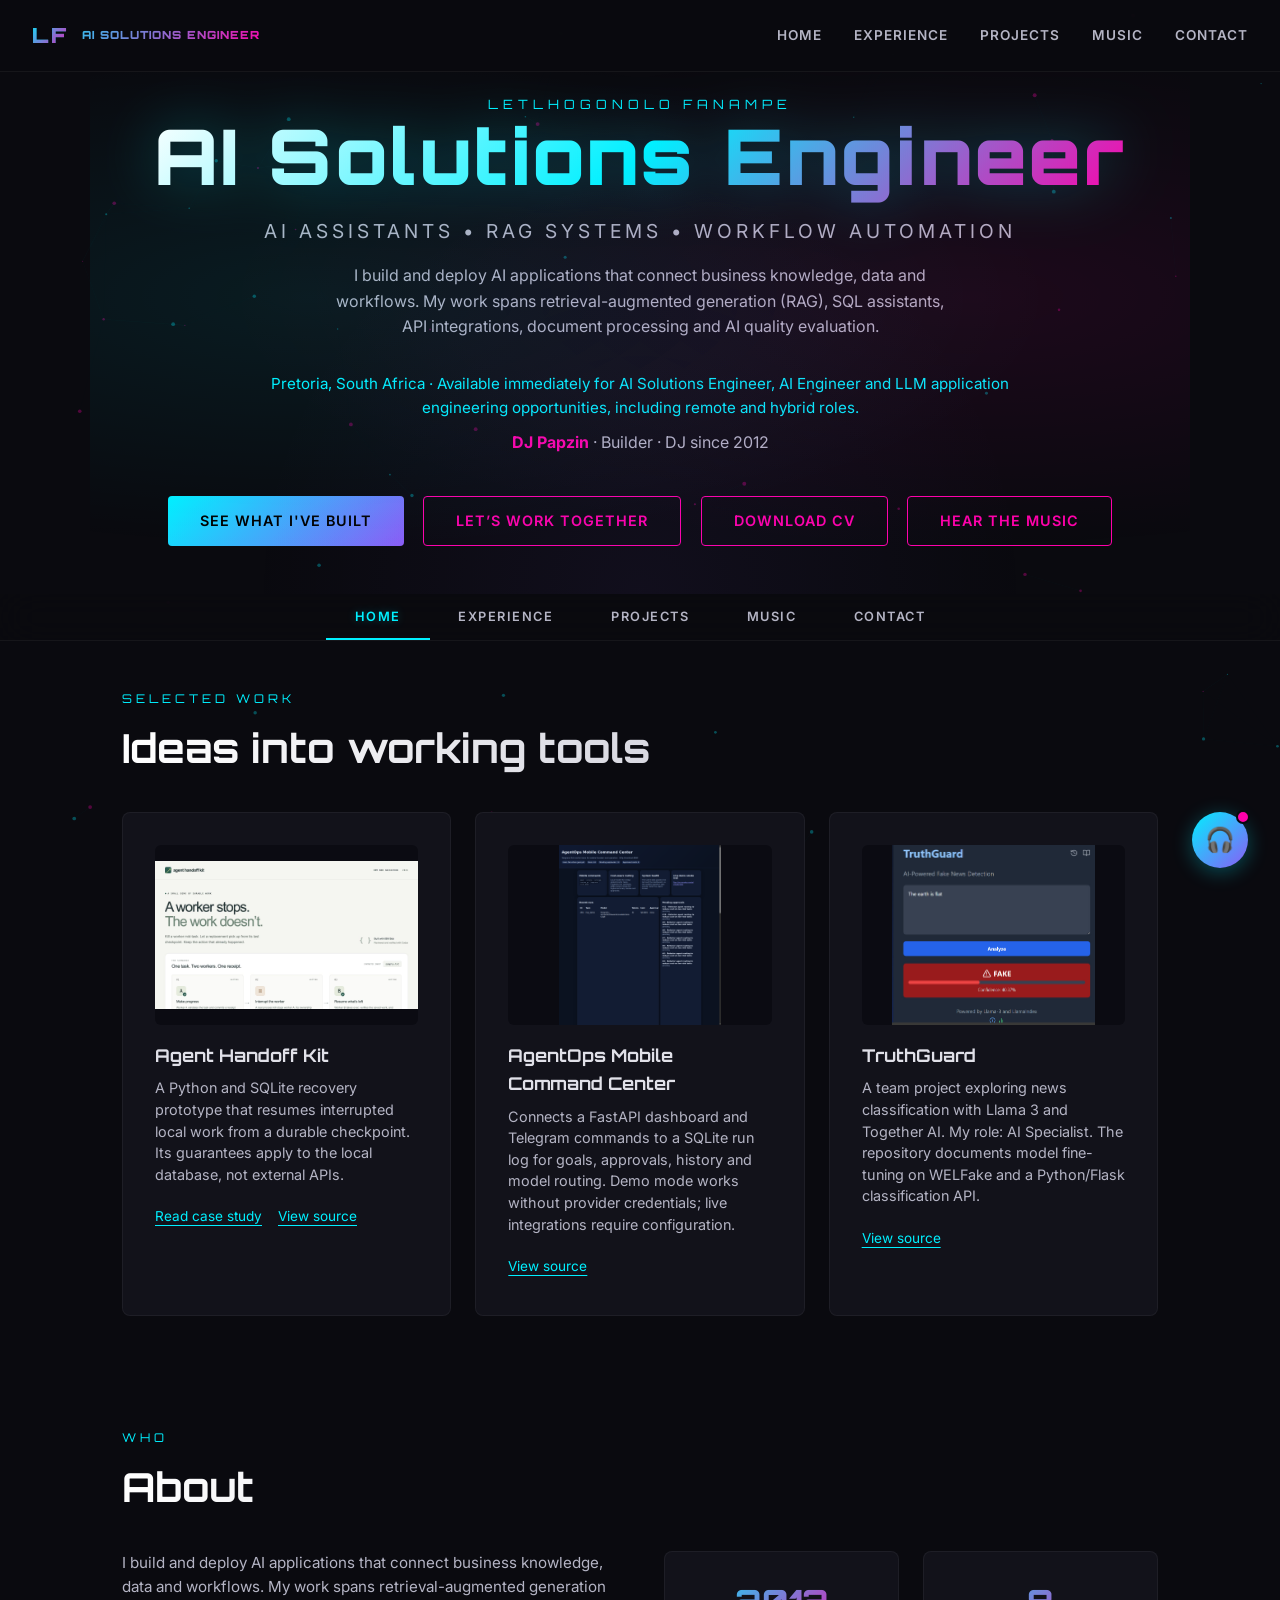
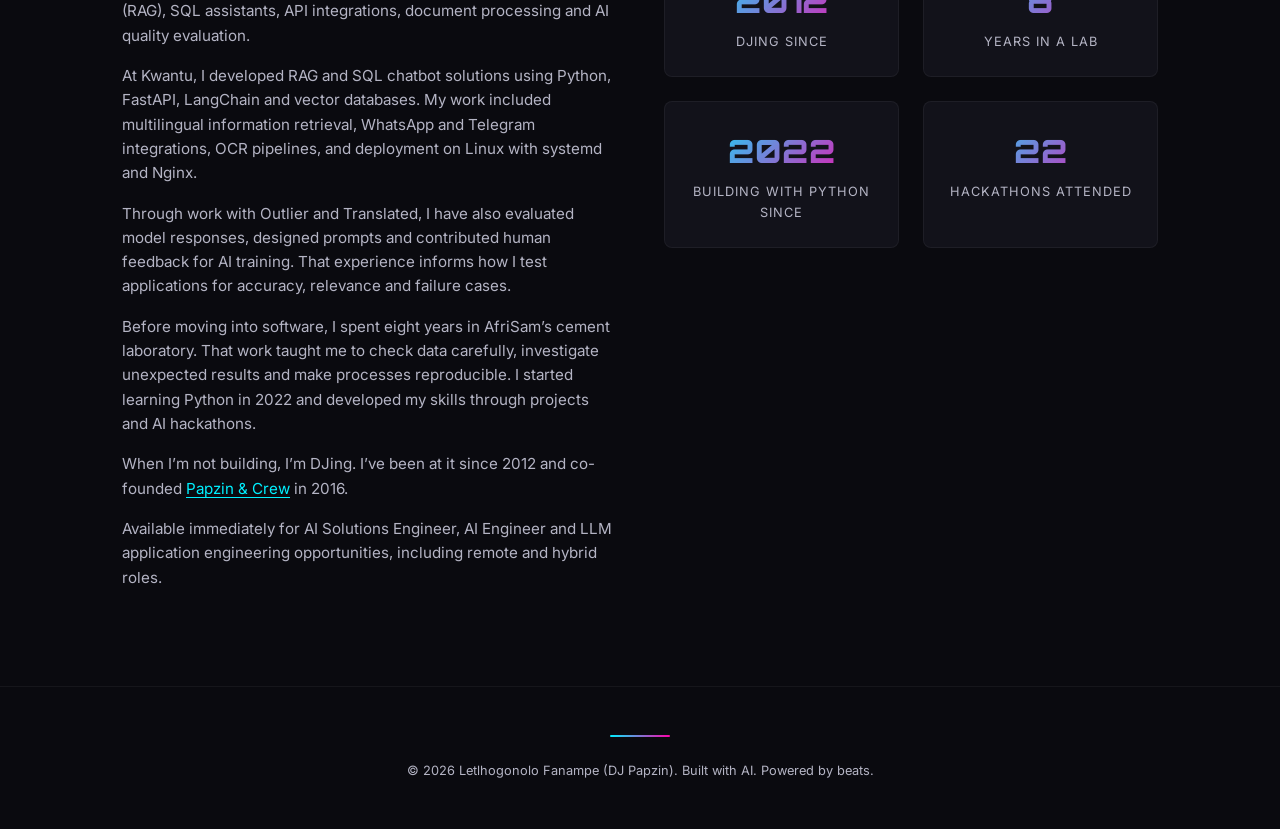
<file: index.html>
<!DOCTYPE html>
<html lang="en">
<head>
<meta charset="UTF-8">
<meta name="viewport" content="width=device-width, initial-scale=1.0">
<!-- profile:metadata:start -->
<title>Letlhogonolo Fanampe — AI Solutions Engineer | DJ Papzin</title>
<meta name="description" content="Letlhogonolo Fanampe, AI Solutions Engineer in Pretoria, South Africa. AI Assistants • RAG Systems • Workflow Automation. Available immediately for AI Solutions Engineer, AI Engineer and LLM application engineering opportunities, including remote and hybrid roles.">
<link rel="canonical" href="https://djpapzin.com/">
<meta property="og:title" content="Letlhogonolo Fanampe — AI Solutions Engineer | DJ Papzin">
<meta property="og:description" content="Letlhogonolo Fanampe, AI Solutions Engineer in Pretoria, South Africa. AI Assistants • RAG Systems • Workflow Automation. Available immediately for AI Solutions Engineer, AI Engineer and LLM application engineering opportunities, including remote and hybrid roles.">
<meta property="og:type" content="website">
<meta property="og:url" content="https://djpapzin.com/">
<script type="application/ld+json">{"@context":"https://schema.org","@type":"Person","name":"Letlhogonolo Fanampe","alternateName":"DJ Papzin","jobTitle":"AI Solutions Engineer","url":"https://djpapzin.com","sameAs":["https://www.linkedin.com/in/djpapzin/","https://github.com/djpapzin"],"knowsAbout":["Retrieval-Augmented Generation (RAG)","LangChain","LLM Fine-Tuning","API Integration","Natural Language Processing (NLP)","Model Evaluation","RLHF","Python","FastAPI","SQL","SQLite","Django","Flask","FAISS","DeepLake","ChromaDB","Docker","Git","Linux","Nginx","systemd","REST APIs","WhatsApp Business API","Telegram","OCR","Detectron2","Tesseract","PaddleOCR","OpenCV","Streamlit","React","TensorFlow","Keras"]}</script>
<!-- profile:metadata:end -->
<style>
@import url('https://fonts.googleapis.com/css2?family=Orbitron:wght@400;700;900&family=Inter:wght@300;400;600&display=swap');

*, *::before, *::after { margin: 0; padding: 0; box-sizing: border-box; }

:root {
  --bg: #0a0a0f;
  --surface: #12121a;
  --neon-cyan: #00f0ff;
  --neon-magenta: #ff00aa;
  --neon-purple: #8b5cf6;
  --text: #e0e0e8;
  --text-dim: #b4b4c4;
  --nav-height: 72px;
  --glow-cyan: 0 0 20px rgba(0, 240, 255, 0.4), 0 0 60px rgba(0, 240, 255, 0.1);
  --glow-magenta: 0 0 20px rgba(255, 0, 170, 0.4), 0 0 60px rgba(255, 0, 170, 0.1);
}

html { scroll-behavior: smooth; }

body {
  background: var(--bg);
  color: var(--text);
  font-family: 'Inter', system-ui, sans-serif;
  overflow-x: hidden;
  line-height: 1.6;
}

.text-link { color: var(--neon-cyan); text-decoration: underline; text-underline-offset: 3px; }
.text-link:hover { color: var(--text); }
.text-link:focus-visible { outline: 2px solid var(--neon-cyan); outline-offset: 3px; }

/* ─── NAV ─── */
nav {
  position: fixed; top: 0; left: 0; right: 0; z-index: 100;
  padding: 0 2rem; height: var(--nav-height);
  display: flex; justify-content: space-between; align-items: center;
  background: rgba(10, 10, 15, 0.85);
  backdrop-filter: blur(20px);
  border-bottom: 1px solid rgba(255,255,255,0.05);
  transition: transform 0.3s;
}
nav .logo {
  font-family: 'Orbitron', monospace;
  font-weight: 900; font-size: 1.3rem;
  background: linear-gradient(135deg, var(--neon-cyan), var(--neon-magenta));
  -webkit-background-clip: text; -webkit-text-fill-color: transparent;
  letter-spacing: 3px;
}
nav .links { display: flex; gap: 2rem; list-style: none; }
nav .links a {
  color: var(--text-dim); text-decoration: none; font-size: 0.85rem;
  letter-spacing: 1px; text-transform: uppercase; font-weight: 600;
  transition: color 0.3s, text-shadow 0.3s;
}
nav .links a:hover { color: var(--neon-cyan); text-shadow: var(--glow-cyan); }
nav .hamburger { min-width: 44px; min-height: 44px; display: none; background: none; border: none; color: var(--text); font-size: 1.5rem; cursor: pointer; }

/* ─── TABS ─── */
.tab-bar {
  position: sticky; top: var(--nav-height); z-index: 90;
  display: flex; justify-content: center; gap: 0;
  background: rgba(10, 10, 15, 0.9);
  backdrop-filter: blur(20px);
  border-bottom: 1px solid rgba(255,255,255,0.05);
  padding: 0 1rem;
}
.tab-btn {
  padding: 0.9rem 1.8rem;
  background: none; border: none; border-bottom: 2px solid transparent;
  color: var(--text-dim); font-family: 'Inter', sans-serif;
  font-size: 0.8rem; font-weight: 600; letter-spacing: 1.5px;
  text-transform: uppercase; cursor: pointer;
  transition: color 0.3s, border-color 0.3s;
}
.tab-btn:hover { color: var(--text); }
.tab-btn.active {
  color: var(--neon-cyan);
  border-bottom-color: var(--neon-cyan);
  text-shadow: 0 0 10px rgba(0,240,255,0.3);
}
.tab-panel { display: none; animation: fadeTab 0.3s ease; }
.tab-panel.active { display: block; }
@keyframes fadeTab { from { opacity: 0; transform: translateY(10px); } to { opacity: 1; transform: translateY(0); } }

/* ─── HERO ─── */
#hero {
  min-height: 50vh; display: flex; flex-direction: column;
  justify-content: center; align-items: center;
  position: relative; overflow: hidden;
  padding: 6rem 2rem 3rem;
}
#hero::before {
  content: ''; position: absolute; inset: 0;
  background:
    radial-gradient(ellipse at 20% 50%, rgba(0, 240, 255, 0.08) 0%, transparent 60%),
    radial-gradient(ellipse at 80% 50%, rgba(255, 0, 170, 0.08) 0%, transparent 60%),
    radial-gradient(ellipse at 50% 100%, rgba(139, 92, 246, 0.06) 0%, transparent 50%);
  pointer-events: none;
}

.hero-title {
  font-family: 'Orbitron', monospace;
  font-size: clamp(2.2rem, 6vw, 5rem);
  font-weight: 900; letter-spacing: 3px;
  text-align: center; position: relative;
  animation: glitch 8s infinite;
  max-width: 1100px; line-height: 1.15; text-wrap: balance;
}
.hero-title .main-text {
  background: linear-gradient(135deg, #fff 0%, var(--neon-cyan) 50%, var(--neon-magenta) 100%);
  -webkit-background-clip: text; -webkit-text-fill-color: transparent;
  filter: drop-shadow(0 0 30px rgba(0, 240, 255, 0.3));
}
@keyframes glitch {
  0%, 95%, 100% { opacity: 1; }
  96% { opacity: 0.8; transform: translate(-2px, 1px); }
  97% { opacity: 0.9; transform: translate(2px, -1px); }
  98% { opacity: 0.85; transform: translate(-1px, -1px); }
  99% { opacity: 0.95; transform: translate(1px, 0); }
}

.hero-name { font: 0.8rem Orbitron, monospace; letter-spacing: 5px; color: var(--neon-cyan); text-transform: uppercase; text-align: center; }
.hero-availability { max-width: 780px; font-size: 0.95rem; margin-top: 1rem; color: var(--neon-cyan); text-align: center; }
.hero-personal { margin-top: 0.6rem; color: var(--text-dim); text-align: center; }
.hero-personal strong { color: var(--neon-magenta); }
.hero-sub {
  font-size: clamp(0.9rem, 2vw, 1.2rem);
  color: var(--text-dim); letter-spacing: 4px;
  text-transform: uppercase; margin-top: 1rem;
  text-align: center;
}

.hero-cta {
  margin-top: 2.5rem; display: flex; gap: 1.2rem; flex-wrap: wrap; justify-content: center;
}
.btn {
  padding: 0.8rem 2rem; border-radius: 4px; font-weight: 600;
  text-decoration: none; font-size: 0.9rem; letter-spacing: 1px;
  text-transform: uppercase; transition: all 0.3s; cursor: pointer;
  border: none; font-family: 'Inter', sans-serif;
}
.btn-primary {
  background: linear-gradient(135deg, var(--neon-cyan), var(--neon-purple));
  color: #000;
}
.btn-primary:hover { box-shadow: var(--glow-cyan); transform: translateY(-2px); }
.btn-outline {
  background: transparent; color: var(--neon-magenta);
  border: 1px solid var(--neon-magenta);
}
.btn-outline:hover { background: rgba(255, 0, 170, 0.1); box-shadow: var(--glow-magenta); transform: translateY(-2px); }

.scroll-indicator {
  position: absolute; bottom: 2rem;
  animation: bounce 2s infinite;
  color: var(--text-dim); font-size: 1.5rem;
}
@keyframes bounce {
  0%, 100% { transform: translateY(0); }
  50% { transform: translateY(10px); }
}

/* ─── VISUALIZER ─── */
#visualizer-section {
  padding: 4rem 2rem 2rem;
  text-align: center;
}
#visualizer-section h2 {
  font-family: 'Orbitron', monospace;
  font-size: 0.9rem; letter-spacing: 4px;
  color: var(--text-dim); text-transform: uppercase;
  margin-bottom: 1.5rem;
}
.viz-container {
  position: relative; width: 100%;
  max-width: 1000px; margin: 0 auto;
  aspect-ratio: 3/1;
}
#visualizer {
  width: 100%; height: 100%;
  border-radius: 8px;
  background: rgba(18, 18, 26, 0.5);
  border: 1px solid rgba(255,255,255,0.05);
}
.audio-controls {
  margin-top: 1.5rem; display: flex; justify-content: center;
  align-items: center; gap: 1rem; flex-wrap: wrap;
}
.audio-controls .btn { padding: 0.6rem 1.5rem; font-size: 0.8rem; }
.audio-controls label {
  cursor: pointer; color: var(--neon-cyan);
  font-size: 0.8rem; letter-spacing: 1px;
  text-transform: uppercase;
  padding: 0.6rem 1.5rem; border-radius: 4px;
  border: 1px solid rgba(0, 240, 255, 0.3);
  transition: all 0.3s;
  font-weight: 600;
}
.audio-controls label:hover { background: rgba(0, 240, 255, 0.1); box-shadow: var(--glow-cyan); }
#audio-upload { display: none; }
#audio-status { color: var(--text-dim); font-size: 0.75rem; margin-top: 0.8rem; }

/* ─── SECTIONS ─── */
section { padding: 5rem 2rem; max-width: 1100px; margin: 0 auto; }
.section-label {
  font-family: 'Orbitron', monospace;
  font-size: 0.75rem; letter-spacing: 4px;
  color: var(--neon-cyan); text-transform: uppercase;
  margin-bottom: 0.5rem;
}
section h2 {
  font-family: 'Orbitron', monospace;
  font-size: clamp(1.8rem, 4vw, 2.5rem);
  font-weight: 700; margin-bottom: 2rem;
  background: linear-gradient(90deg, #fff, var(--text-dim));
  -webkit-background-clip: text; -webkit-text-fill-color: transparent;
}

/* ─── ABOUT ─── */
.about-grid {
  display: grid; grid-template-columns: 1fr 1fr; gap: 3rem;
  align-items: start;
}
.about-text p { color: var(--text-dim); margin-bottom: 1rem; font-size: 0.95rem; }
.about-stats {
  display: grid; grid-template-columns: 1fr 1fr; gap: 1.5rem;
}
.stat-card {
  background: var(--surface); border-radius: 8px; padding: 1.5rem;
  border: 1px solid rgba(255,255,255,0.05);
  text-align: center;
  transition: border-color 0.3s, box-shadow 0.3s;
}
.stat-card:hover { border-color: var(--neon-cyan); box-shadow: 0 0 20px rgba(0,240,255,0.1); }
.stat-card .number {
  font-family: 'Orbitron', monospace;
  font-size: 2rem; font-weight: 900;
  background: linear-gradient(135deg, var(--neon-cyan), var(--neon-magenta));
  -webkit-background-clip: text; -webkit-text-fill-color: transparent;
}
.stat-card .label { color: var(--text-dim); font-size: 0.8rem; margin-top: 0.3rem; text-transform: uppercase; letter-spacing: 1px; }

/* ─── SKILLS ─── */
.skills-grid { display: grid; grid-template-columns: repeat(auto-fit, minmax(240px, 1fr)); gap: 1.5rem; }
.skill-category {
  background: var(--surface); border-radius: 8px; padding: 1.5rem;
  border: 1px solid rgba(255,255,255,0.05);
}
.skill-category h3 {
  font-family: 'Orbitron', monospace;
  font-size: 0.8rem; letter-spacing: 2px;
  color: var(--neon-cyan); margin-bottom: 1rem;
  text-transform: uppercase;
}
.skill-tags { display: flex; flex-wrap: wrap; gap: 0.5rem; }
.skill-tag {
  padding: 0.3rem 0.7rem; border-radius: 3px; font-size: 0.75rem;
  background: rgba(0,240,255,0.08); color: var(--text-dim);
  border: 1px solid rgba(0,240,255,0.15);
}

/* ─── EXPERIENCE ─── */
.timeline { position: relative; padding-left: 2rem; }
.timeline::before {
  content: ''; position: absolute; left: 0; top: 0; bottom: 0;
  width: 2px; background: linear-gradient(180deg, var(--neon-cyan), var(--neon-magenta), transparent);
}
.timeline-item {
  position: relative; margin-bottom: 2.5rem;
  padding-bottom: 2.5rem;
  border-bottom: 1px solid rgba(255,255,255,0.03);
}
.timeline-item:last-child { border-bottom: none; margin-bottom: 0; }
.timeline-item::before {
  content: ''; position: absolute; left: -2rem; top: 0.5rem;
  width: 10px; height: 10px; border-radius: 50%;
  background: var(--neon-cyan); box-shadow: 0 0 10px var(--neon-cyan);
  transform: translateX(-4px);
}
.timeline-item .date {
  font-size: 0.75rem; color: var(--neon-magenta);
  letter-spacing: 1px; text-transform: uppercase;
  margin-bottom: 0.3rem;
}
.timeline-item h3 { font-size: 1.1rem; margin-bottom: 0.2rem; }
.timeline-item .company { color: var(--text-dim); font-size: 0.9rem; margin-bottom: 0.8rem; }
.timeline-item ul { list-style: none; }
.timeline-item li {
  color: var(--text-dim); font-size: 0.9rem; margin-bottom: 0.5rem;
  padding-left: 1rem; position: relative;
}
.timeline-item li::before {
  content: '▸'; position: absolute; left: 0; color: var(--neon-cyan);
}

/* ─── PROJECTS ─── */
.projects-grid { display: grid; grid-template-columns: repeat(auto-fit, minmax(300px, 1fr)); gap: 1.5rem; }
.project-card {
  background: var(--surface); border-radius: 8px; padding: 2rem;
  border: 1px solid rgba(255,255,255,0.05);
  transition: all 0.4s; position: relative; overflow: hidden;
}
.project-card::before {
  content: ''; position: absolute; top: 0; left: 0; right: 0; height: 2px;
  background: linear-gradient(90deg, var(--neon-cyan), var(--neon-magenta));
  transform: scaleX(0); transition: transform 0.4s; transform-origin: left;
}
.project-card:hover { border-color: rgba(0,240,255,0.2); transform: translateY(-4px); }
.project-card:hover::before { transform: scaleX(1); }
.project-card .icon { font-size: 2rem; margin-bottom: 1rem; }
.project-preview { display: block; width: 100%; height: 180px; object-fit: contain; background: #0b0b12; border-radius: 6px; margin-bottom: 1rem; }
.project-links { display: flex; flex-wrap: wrap; gap: 1rem; margin-top: 1rem; }
.project-links a { color: var(--neon-cyan); font-size: 0.85rem; text-underline-offset: 4px; padding: 0.3rem 0; }
.project-outcome { margin-top: 0.7rem; }
.project-card h3 { font-family: 'Orbitron', monospace; font-size: 1.1rem; margin-bottom: 0.5rem; }
.project-card p { color: var(--text-dim); font-size: 0.9rem; line-height: 1.5; }
.project-card .tags { display: flex; flex-wrap: wrap; gap: 0.4rem; margin-top: 1rem; }
.project-card .tag {
  padding: 0.2rem 0.6rem; border-radius: 3px; font-size: 0.65rem;
  text-transform: uppercase; letter-spacing: 1px;
  background: rgba(0,240,255,0.1); color: var(--neon-cyan);
}
.project-card .tag.accent { background: rgba(255,0,170,0.1); color: var(--neon-magenta); }

/* ─── MUSIC ─── */
.music-grid { display: grid; grid-template-columns: repeat(auto-fit, minmax(280px, 1fr)); gap: 1.5rem; }
.music-card {
  background: var(--surface); border-radius: 8px; padding: 1.5rem;
  border: 1px solid rgba(255,255,255,0.05);
  transition: all 0.3s; text-align: center;
}
.music-card:hover { border-color: rgba(255,0,170,0.3); }
.music-card .album-art {
  width: 100%; aspect-ratio: 1; border-radius: 6px; margin-bottom: 1rem;
  background: linear-gradient(135deg, rgba(0,240,255,0.2), rgba(255,0,170,0.2));
  display: flex; align-items: center; justify-content: center;
  font-size: 3rem; position: relative; overflow: hidden;
}
.music-card .album-art::after {
  content: ''; position: absolute; inset: 0;
  background: repeating-linear-gradient(0deg, transparent, transparent 2px, rgba(0,0,0,0.1) 2px, rgba(0,0,0,0.1) 4px);
  pointer-events: none;
}
.music-card h3 { font-size: 1rem; margin-bottom: 0.3rem; }
.music-card .genre { color: var(--text-dim); font-size: 0.8rem; }

/* ─── CONTACT ─── */
#contact { text-align: center; }
#contact p { color: var(--text-dim); max-width: 500px; margin: 0 auto 2rem; font-size: 0.95rem; }
.contact-grid {
  display: flex; justify-content: center; gap: 1.2rem; flex-wrap: wrap;
  margin-bottom: 2rem;
}
.social-link {
  display: flex; align-items: center; gap: 0.5rem;
  padding: 0.7rem 1.5rem; border-radius: 4px;
  background: var(--surface); border: 1px solid rgba(255,255,255,0.05);
  color: var(--text); text-decoration: none; font-size: 0.85rem;
  transition: all 0.3s;
}
.social-link:hover { border-color: var(--neon-cyan); color: var(--neon-cyan); box-shadow: 0 0 15px rgba(0,240,255,0.15); }
.availability {
  display: inline-block; padding: 0.5rem 1.5rem; border-radius: 20px;
  background: rgba(0, 240, 255, 0.1); border: 1px solid rgba(0, 240, 255, 0.3);
  color: var(--neon-cyan); font-size: 0.8rem; letter-spacing: 1px;
}
.availability::before { content: '● '; color: #00ff88; }

/* ─── FOOTER ─── */
footer {
  text-align: center; padding: 3rem 2rem;
  border-top: 1px solid rgba(255,255,255,0.05);
  color: var(--text-dim); font-size: 0.8rem;
}
footer .neon-line {
  width: 60px; height: 2px; margin: 0 auto 1.5rem;
  background: linear-gradient(90deg, var(--neon-cyan), var(--neon-magenta));
  border-radius: 1px;
}

/* ─── RESPONSIVE ─── */
@media (max-width: 768px) {
  nav .links { display: none; }
  nav .hamburger { display: block; }
  nav.open .links {
    display: flex; flex-direction: column;
    position: absolute; top: 100%; left: 0; right: 0;
    background: rgba(10,10,15,0.95); padding: 1.5rem 2rem; gap: 1.2rem;
    backdrop-filter: blur(20px);
  }
  .about-grid { grid-template-columns: 1fr; }
  .hero-title { letter-spacing: 3px; }
  .hero-sub { letter-spacing: 1px; font-size: 0.75rem; }
  #hero p[style*="letter-spacing: 3px"] { letter-spacing: 1px; font-size: 0.7rem; }
  .tab-bar { position: static; display: grid; grid-template-columns: repeat(6, minmax(0, 1fr)); padding: 0 1rem; }
  .tab-btn { grid-column: span 2; min-height: 48px; padding: 0.8rem 0.25rem; font-size: 0.7rem; letter-spacing: 0.5px; }
  .tab-btn:nth-child(4) { grid-column: 2 / span 2; }
  nav { padding: 0 1rem; }
}

/* ─── AI CHATBOT ─── */
.chatbot-toggle {
  position: fixed; bottom: 2rem; right: 2rem; z-index: 200;
  width: 56px; height: 56px; border-radius: 50%;
  background: linear-gradient(135deg, var(--neon-cyan), var(--neon-purple));
  border: none; cursor: pointer; display: flex; align-items: center; justify-content: center;
  font-size: 1.5rem; color: #000; box-shadow: 0 4px 20px rgba(0,240,255,0.3);
  transition: transform 0.3s, box-shadow 0.3s;
}
.chatbot-toggle:hover { transform: scale(1.1); box-shadow: 0 4px 30px rgba(0,240,255,0.5); }
.chatbot-toggle .badge {
  position: absolute; top: -2px; right: -2px;
  width: 14px; height: 14px; border-radius: 50%;
  background: var(--neon-magenta); border: 2px solid var(--bg);
  animation: pulse-badge 2s infinite;
}
@keyframes pulse-badge { 0%,100% { opacity: 1; } 50% { opacity: 0.4; } }

.chatbot-window {
  position: fixed; bottom: 6rem; right: 2rem; z-index: 200;
  width: 380px; max-width: calc(100vw - 2rem);
  height: 500px; max-height: calc(100vh - 8rem);
  background: var(--surface); border-radius: 12px;
  border: 1px solid rgba(255,255,255,0.08);
  box-shadow: 0 10px 40px rgba(0,0,0,0.5);
  display: none; flex-direction: column; overflow: hidden;
}
.chatbot-window.open { display: flex; }
.chatbot-window.minimized {
  height: 62px;
  max-height: 62px;
}
.chatbot-window.minimized .chatbot-messages,
.chatbot-window.minimized .chatbot-suggestions,
.chatbot-window.minimized .chatbot-input {
  display: none;
}

.chatbot-header {
  padding: 1rem 1.2rem; display: flex; align-items: center; gap: 0.8rem;
  border-bottom: 1px solid rgba(255,255,255,0.06);
  background: rgba(0,240,255,0.03);
}
.chatbot-header .avatar {
  width: 32px; height: 32px; border-radius: 50%;
  background: linear-gradient(135deg, var(--neon-cyan), var(--neon-magenta));
  display: flex; align-items: center; justify-content: center; font-size: 0.9rem;
}
.chatbot-header .info { flex: 1; }
.chatbot-header .info h4 { font-size: 0.85rem; margin-bottom: 0.1rem; }
.chatbot-header .info span { font-size: 0.7rem; color: #00ff88; }
.chatbot-header .close-btn {
  background: none; border: none; color: var(--text-dim); cursor: pointer;
  font-size: 1.2rem; transition: color 0.2s;
}
.chatbot-header .min-btn {
  background: none; border: none; color: var(--text-dim); cursor: pointer;
  font-size: 1.2rem; transition: color 0.2s; margin-right: 0.15rem;
}
.chatbot-header .min-btn:hover,
.chatbot-header .close-btn:hover { color: var(--text); }

.chatbot-messages {
  flex: 1; overflow-y: auto; padding: 1rem;
  display: flex; flex-direction: column; gap: 0.8rem;
}
.chatbot-messages::-webkit-scrollbar { width: 4px; }
.chatbot-messages::-webkit-scrollbar-thumb { background: rgba(255,255,255,0.1); border-radius: 2px; }

.msg {
  max-width: 85%; padding: 0.7rem 1rem; border-radius: 12px;
  font-size: 0.85rem; line-height: 1.5;
  animation: msgIn 0.3s ease;
}
@keyframes msgIn { from { opacity: 0; transform: translateY(8px); } to { opacity: 1; transform: translateY(0); } }
.msg.bot {
  align-self: flex-start;
  background: rgba(0,240,255,0.08); border: 1px solid rgba(0,240,255,0.15);
  border-bottom-left-radius: 4px;
}
.msg.user {
  align-self: flex-end;
  background: linear-gradient(135deg, rgba(139,92,246,0.3), rgba(255,0,170,0.2));
  border: 1px solid rgba(139,92,246,0.2);
  border-bottom-right-radius: 4px;
}
.msg .typing { display: inline-flex; gap: 3px; }
.msg .typing span {
  width: 6px; height: 6px; border-radius: 50%;
  background: var(--neon-cyan); animation: typingDot 1.2s infinite;
}
.msg .typing span:nth-child(2) { animation-delay: 0.2s; }
.msg .typing span:nth-child(3) { animation-delay: 0.4s; }
@keyframes typingDot { 0%,60%,100% { opacity: 0.3; } 30% { opacity: 1; } }

.chatbot-suggestions {
  padding: 0.5rem 1rem; display: flex; flex-wrap: wrap; gap: 0.4rem;
  border-top: 1px solid rgba(255,255,255,0.04);
}
.suggestion {
  padding: 0.35rem 0.8rem; border-radius: 16px; font-size: 0.72rem;
  background: rgba(0,240,255,0.08); border: 1px solid rgba(0,240,255,0.2);
  color: var(--neon-cyan); cursor: pointer; transition: all 0.2s;
  white-space: nowrap;
}
.suggestion:hover { background: rgba(0,240,255,0.15); }

.chatbot-input {
  padding: 0.8rem; display: flex; gap: 0.5rem;
  border-top: 1px solid rgba(255,255,255,0.06);
}
.chatbot-input input {
  flex: 1; padding: 0.6rem 1rem; border-radius: 8px;
  border: 1px solid rgba(255,255,255,0.1); background: var(--bg);
  color: var(--text); font-family: 'Inter', sans-serif; font-size: 0.85rem;
  outline: none; transition: border-color 0.2s;
}
.chatbot-input input:focus { border-color: var(--neon-cyan); }
.chatbot-input button {
  padding: 0.6rem 1rem; border-radius: 8px; border: none;
  background: linear-gradient(135deg, var(--neon-cyan), var(--neon-purple));
  color: #000; font-weight: 600; cursor: pointer; font-size: 0.85rem;
  transition: opacity 0.2s;
}
.chatbot-input button:hover { opacity: 0.85; }

@media (max-width: 480px) {
  .chatbot-window { right: 0.5rem; bottom: 5rem; width: calc(100vw - 1rem); height: calc(100vh - 6rem); }
  .chatbot-toggle { right: 1rem; bottom: 1rem; }
}

/* ─── PARTICLES ─── */
#particles { position: fixed; inset: 0; z-index: -1; pointer-events: none; }

/* Readable forms and keyboard navigation */
#contact label { display: block; margin-bottom: 0.4rem; font-size: 0.95rem; font-weight: 600; }
input::placeholder, textarea::placeholder { color: var(--text-dim); opacity: 1; }
:focus-visible { outline: 2px solid var(--neon-cyan); outline-offset: 4px; }
nav .links a { display: inline-flex; align-items: center; min-height: 44px; }
@media (prefers-reduced-motion: reduce) {
  html { scroll-behavior: auto; }
  *, *::before, *::after { animation: none !important; transition: none !important; }
}

.hero-description { max-width: 620px; text-align: center; line-height: 1.6; margin: 1rem auto; color: var(--text-dim); }
#featured-work { padding-top: 3rem; padding-bottom: 2rem; }
.workflow-preview { min-height: 150px; padding: 1.5rem; display: flex; flex-direction: column; justify-content: center; gap: 1rem; background: linear-gradient(135deg, #141b2c, #201329); color: var(--neon-cyan); line-height: 1.8; border-radius: 6px; margin-bottom: 1rem; }
.workflow-preview span { color: var(--text-dim); font-size: .7rem; text-transform: uppercase; letter-spacing: 2px; }
.case-study { margin: 1rem 0; line-height: 1.6; }
.case-study summary { cursor: pointer; color: var(--neon-cyan); }
.project-contact { border: 0; background: none; padding: 0; color: var(--neon-cyan); font: inherit; font-size: .8rem; cursor: pointer; text-decoration: none; }
.project-card .btn { display: inline-block; margin-top: 1rem; font-size: .7rem; }
.msg.bot { overflow-wrap: anywhere; }
.msg.bot p + p { margin-top: .7rem; }
.chat-sources { margin-top: .7rem; border-top: 1px solid #333; padding-top: .5rem; font-size: .75rem; }
.chat-sources a { display: block; color: var(--neon-cyan); margin-top: .4rem; }
.chat-mode { font-size: .75rem; color: var(--text-dim); }
</style>
</head>
<body>

<canvas id="particles"></canvas>

<!-- NAV -->
<nav id="nav">
  <div class="logo" style="display:flex;align-items:center;gap:0.8rem;">
    <span style="font-family:'Orbitron',monospace;font-weight:900;font-size:1.3rem;background:linear-gradient(135deg,var(--neon-cyan),var(--neon-magenta));-webkit-background-clip:text;-webkit-text-fill-color:transparent;letter-spacing:3px;">LF</span>
<!-- profile:nav-role:start -->
<span style="font-size:0.7rem;color:var(--text-dim);letter-spacing:1px;text-transform:uppercase;">AI Solutions Engineer</span>
<!-- profile:nav-role:end -->
  </div>
  <ul class="links" id="main-navigation">
    <li><a href="#" onclick="switchTab('home');return false">Home</a></li>
    <li><a href="#" onclick="switchTab('experience');return false">Experience</a></li>
    <li><a href="#" onclick="switchTab('projects');return false">Projects</a></li>
    <li><a href="#" onclick="switchTab('music');return false">Music</a></li>
    <li><a href="#" onclick="switchTab('contact');return false">Contact</a></li>
  </ul>
  <button class="hamburger" aria-label="Open navigation" aria-controls="main-navigation" aria-expanded="false" onclick="toggleNavigation()">☰</button>
</nav>

<!-- HERO -->
<!-- profile:hero:start -->
<section id="hero">
  <p class="hero-name">Letlhogonolo Fanampe</p>
  <h1 class="hero-title"><span class="main-text">AI Solutions Engineer</span></h1>
  <p class="hero-sub">AI Assistants • RAG Systems • Workflow Automation</p>
  <p class="hero-description">I build and deploy AI applications that connect business knowledge, data and workflows. My work spans retrieval-augmented generation (RAG), SQL assistants, API integrations, document processing and AI quality evaluation.</p>
  <p class="hero-availability">Pretoria, South Africa · Available immediately for AI Solutions Engineer, AI Engineer and LLM application engineering opportunities, including remote and hybrid roles.</p>
  <p class="hero-personal"><strong>DJ Papzin</strong> · Builder · DJ since 2012</p>
  <div class="hero-cta">
    <button class="btn btn-primary" onclick="switchTab('projects')">See what I've built</button>
    <button class="btn btn-outline" onclick="switchTab('contact')">Let’s work together</button>
    <a href="/assets/Letlhogonolo-Fanampe-AI-Solutions-Engineer-CV.pdf" class="btn btn-outline" download>Download CV</a>
    <button class="btn btn-outline" onclick="switchTab('music')">Hear the music</button>
  </div>
</section>
<!-- profile:hero:end -->

<!-- TAB BAR -->
<div class="tab-bar">
  <button class="tab-btn active" data-tab="home">Home</button>
  <button class="tab-btn" data-tab="experience">Experience</button>
  <button class="tab-btn" data-tab="projects">Projects</button>
  <button class="tab-btn" data-tab="music">Music</button>
  <button class="tab-btn" data-tab="contact">Contact</button>
</div>

<!-- TAB: HOME -->
<div class="tab-panel active" id="tab-home">

<!-- profile:featured:start -->
<section id="featured-work"><p class="section-label">Selected work</p><h2>Ideas into working tools</h2><div class="projects-grid"><article class="project-card">
  <img class="project-preview" src="assets/agent-handoff.png" alt="Agent Handoff Kit recovery demo" loading="lazy">
  <h3>Agent Handoff Kit</h3><p>A Python and SQLite recovery prototype that resumes interrupted local work from a durable checkpoint. Its guarantees apply to the local database, not external APIs.</p>

  <div class="project-links"><a href="/case-studies/agent-handoff.html">Read case study</a> <a href="https://github.com/djpapzin/agent-handoff-kit" target="_blank" rel="noopener noreferrer">View source</a></div>

</article>
<article class="project-card">
  <img class="project-preview" src="assets/agentops.png" alt="AgentOps dashboard for agent workflows, model routing and approvals" loading="lazy">
  <h3>AgentOps Mobile Command Center</h3><p>Connects a FastAPI dashboard and Telegram commands to a SQLite run log for goals, approvals, history and model routing. Demo mode works without provider credentials; live integrations require configuration.</p>

  <div class="project-links"><a href="https://github.com/djpapzin/agentops-mobile-command-center" target="_blank" rel="noopener noreferrer">View source</a></div>

</article>
<article class="project-card">
  <img class="project-preview" src="assets/truthguard.jpg" alt="TruthGuard news classification interface" loading="lazy">
  <h3>TruthGuard</h3><p>A team project exploring news classification with Llama 3 and Together AI. My role: AI Specialist. The repository documents model fine-tuning on WELFake and a Python/Flask classification API.</p>

  <div class="project-links"><a href="https://github.com/djpapzin/TruthGuard-AI-Fake-News-Detection-with-LLM" target="_blank" rel="noopener noreferrer">View source</a></div>

</article></div></section>
<!-- profile:featured:end -->

<!-- ABOUT -->
<!-- profile:about:start -->
<section id="about"><p class="section-label">Who</p><h2>About</h2><div class="about-grid"><div class="about-text">
<p>I build and deploy AI applications that connect business knowledge, data and workflows. My work spans retrieval-augmented generation (RAG), SQL assistants, API integrations, document processing and AI quality evaluation.</p>
<p>At Kwantu, I developed RAG and SQL chatbot solutions using Python, FastAPI, LangChain and vector databases. My work included multilingual information retrieval, WhatsApp and Telegram integrations, OCR pipelines, and deployment on Linux with systemd and Nginx.</p>
<p>Through work with Outlier and Translated, I have also evaluated model responses, designed prompts and contributed human feedback for AI training. That experience informs how I test applications for accuracy, relevance and failure cases.</p>
<p>Before moving into software, I spent eight years in AfriSam’s cement laboratory. That work taught me to check data carefully, investigate unexpected results and make processes reproducible. I started learning Python in 2022 and developed my skills through projects and AI hackathons.</p>
<p>When I’m not building, I’m DJing. I’ve been at it since 2012 and co-founded <a href="https://papzincrew.netlify.app/" class="text-link" target="_blank" rel="noopener noreferrer">Papzin &amp; Crew</a> in 2016.</p>
<p>Available immediately for AI Solutions Engineer, AI Engineer and LLM application engineering opportunities, including remote and hybrid roles.</p></div><div class="about-stats">
<div class="stat-card"><div class="number">2012</div><div class="label">DJing since</div></div>
<div class="stat-card"><div class="number">8</div><div class="label">Years in a lab</div></div>
<div class="stat-card"><div class="number">2022</div><div class="label">Building with Python since</div></div>
<div class="stat-card"><div class="number">22</div><div class="label">Hackathons attended</div></div>
</div></div></section>
<!-- profile:about:end -->

</div><!-- end tab-home -->

<!-- TAB: EXPERIENCE -->
<div class="tab-panel" id="tab-experience">

<!-- SKILLS -->
<!-- profile:skills:start -->
<section id="skills"><p class="section-label">Stack</p><h2>Skills</h2><div class="skills-grid"><div class="skill-category"><h3>AI applications</h3><div class="skill-tags"><span class="skill-tag">Retrieval-Augmented Generation (RAG)</span><span class="skill-tag">LangChain</span><span class="skill-tag">LLM Fine-Tuning</span><span class="skill-tag">API Integration</span><span class="skill-tag">Natural Language Processing (NLP)</span><span class="skill-tag">Model Evaluation</span><span class="skill-tag">RLHF</span></div></div>
<div class="skill-category"><h3>Backend and data</h3><div class="skill-tags"><span class="skill-tag">Python</span><span class="skill-tag">FastAPI</span><span class="skill-tag">SQL</span><span class="skill-tag">SQLite</span><span class="skill-tag">Django</span><span class="skill-tag">Flask</span><span class="skill-tag">FAISS</span><span class="skill-tag">DeepLake</span><span class="skill-tag">ChromaDB</span></div></div>
<div class="skill-category"><h3>Deployment and automation</h3><div class="skill-tags"><span class="skill-tag">Docker</span><span class="skill-tag">Git</span><span class="skill-tag">Linux</span><span class="skill-tag">Nginx</span><span class="skill-tag">systemd</span><span class="skill-tag">REST APIs</span><span class="skill-tag">WhatsApp Business API</span><span class="skill-tag">Telegram</span></div></div>
<div class="skill-category"><h3>Supporting tools</h3><div class="skill-tags"><span class="skill-tag">OCR</span><span class="skill-tag">Detectron2</span><span class="skill-tag">Tesseract</span><span class="skill-tag">PaddleOCR</span><span class="skill-tag">OpenCV</span><span class="skill-tag">Streamlit</span><span class="skill-tag">React</span><span class="skill-tag">TensorFlow</span><span class="skill-tag">Keras</span></div></div></div></section>
<!-- profile:skills:end -->

<!-- HACKATHON WINS -->
<section id="wins">
  <p class="section-label">Proof</p>
  <h2>Hackathons & Recognition</h2>
  <div class="projects-grid">
    <div class="project-card">
      <div class="icon">🏆</div>
      <h3>WebGPU Hackathon Winner</h3>
      <p>One-Day Challenge — built VisualPro, a WebGPU backend with 3D data visualization using Three.js and Node.js.</p>
      <div class="tags"><span class="tag accent">Winner</span><span class="tag">WebGPU</span></div>
    </div>
    <div class="project-card">
      <div class="icon">🏅</div>
      <h3>ElevenLabs AI Audio Challenge</h3>
      <p>Built Vocal Thread — YouTube comment-to-speech with sentiment analysis using ElevenLabs API and Google Gemini.</p>
      <div class="tags"><span class="tag accent">Hackathon</span><span class="tag">ElevenLabs</span></div>
    </div>
    <div class="project-card">
      <div class="icon">🥇</div>
      <h3>Geekle.us Hackathon FR1</h3>
      <p>One-click solution launcher integrating GitHub, Gitpod, and Claude AI (Anthropic API).</p>
      <div class="tags"><span class="tag accent">Hackathon</span><span class="tag">Claude AI</span></div>
    </div>
    <div class="project-card">
      <div class="icon">🎖️</div>
      <h3>LabLab.ai — Hackathon Participation</h3>
      <p>Learning by building in AI hackathons, with certificates for events including Llama 3, Falcon, Autonomous Agents, and AI Agents with MindsDB.</p>
      <div class="tags"><span class="tag accent">Participation</span><span class="tag">LabLab.ai</span></div>
      <a class="btn btn-outline" href="https://lablab.ai/u/@DjPapzin" target="_blank" rel="noopener noreferrer">View participation &amp; certificates ↗</a>
    </div>
  </div>
</section>

<!-- EXPERIENCE -->
<!-- profile:experience:start -->
<section id="experience"><p class="section-label">Career</p><h2>Experience</h2><div class="timeline">
<div class="timeline-item" id="experience-freelance"><div class="date">Feb 2024 — Present</div><h3>Freelance AI Engineer</h3><div class="company">Self-Employed · Freelance · Remote</div><ul><li>Build AI applications and developer tools using Python, language models and external APIs.</li><li>Developed VocalThread to turn YouTube comments into spoken dialogues through the ElevenLabs API.</li><li>Contributed to TruthGuard as an AI Specialist on the team; the project explores news classification with Llama 3 and Together AI.</li><li>Created Agent Handoff Kit, an open-source Python/SQLite prototype for recovering interrupted local work from checkpoints and suppressing duplicate effects within a local transaction.</li><li>Collaborate in Lablab.ai and Devpost hackathons to prototype, integrate and demonstrate AI applications.</li></ul></div>
<div class="timeline-item" id="experience-outlier"><div class="date">Jul 2024 — Aug 2025</div><h3>AI Training Data Specialist | RLHF &amp; Prompt Engineering</h3><div class="company">Outlier · Contract via G2i · Remote</div><ul><li>Evaluated and ranked text and image-model responses for factual accuracy, coherence, relevance and adherence to task guidelines.</li><li>Designed prompts and adversarial tests to identify reasoning errors, unsafe outputs and other model failure cases.</li><li>Verified training data and reviewed peer submissions for correctness and consistency with evaluation criteria.</li><li>Documented model weaknesses and refined prompts and responses to support reinforcement learning from human feedback (RLHF).</li></ul></div>
<div class="timeline-item" id="experience-kwantu"><div class="date">Oct 2024 — Apr 2025</div><h3>AI/ML Engineer (RAG, SQL &amp; OCR)</h3><div class="company">Kwantu Pty Ltd · Contract · Remote</div><ul><li>Built RAG assistants for PDF documents and SQL databases using Python, LangChain, FastAPI, OpenAI embeddings, FAISS and DeepLake, including multilingual retrieval.</li><li>Built an ID-document processing pipeline covering data cleaning, Label Studio annotation, Detectron2 training and OCR with Tesseract and PaddleOCR.</li><li>Integrated chatbot services with FastAPI, the WhatsApp Business API and Telegram, using models and APIs including Mixtral and Together AI.</li><li>Deployed and maintained services on CentOS/Linux with systemd and Nginx; diagnosed connectivity and API issues.</li><li>Resolved schema mismatches, SQL query issues, API rate limits and inconsistent LLM responses across retrieval and processing pipelines.</li></ul></div>
<div class="timeline-item" id="experience-translated"><div class="date">Oct 2024 — Dec 2024</div><h3>AI Prompt Evaluator</h3><div class="company">Translated · Contract · Remote</div><ul><li>Evaluated AI-generated prompts and responses for a major GPU enterprise client, providing structured human feedback for model training.</li><li>Fact-checked, rated and ranked responses for accuracy, relevance and completeness.</li><li>Rewrote responses to improve clarity and adherence to task requirements, and documented content needing additional review.</li></ul></div>
<div class="timeline-item" id="experience-next-sapien"><div class="date">Dec 2023 — Jan 2024</div><h3>AI/ML Engineer — Computer Vision</h3><div class="company">Next Sapien · Contract · Remote</div><ul><li>Developed automated image analysis and built ChatSnap-Extractor to extract messages, timestamps and emojis from chat screenshots using Django, YOLO and PaddleOCR.</li></ul></div>
<div class="timeline-item" id="experience-afrisam"><div class="date">Dec 2014 — Jul 2022</div><h3>Laboratory Analyst &amp; Assistant</h3><div class="company">AfriSam · Lichtenburg, South Africa</div><ul><li>Performed routine and specialised laboratory testing, maintained analytical equipment and supported product quality assurance.</li></ul></div>
<div class="timeline-item"><div class="date">DJ since 2012 · Co-founder since 2016</div><h3>DJ and Co-Founder</h3><div class="company"><a href="https://papzincrew.netlify.app/" class="text-link" target="_blank" rel="noopener noreferrer">Papzin &amp; Crew</a></div><p>Co-founded Papzin &amp; Crew with Gabriel Matshabe in 2016. The platform features mega-mixes, Cruize Friday mixes, online radio and custom mix requests.</p></div>
</div></section>
<!-- profile:experience:end -->

<!-- EDUCATION -->
<!-- profile:education:start -->
<section id="education"><p class="section-label">Foundation</p><h2>Education</h2><div class="timeline"><div class="timeline-item"><div class="date">2010 — 2015</div><h3>National Diploma in Analytical Chemistry</h3><div class="company">Tshwane University of Technology</div><p>Professional development: LangChain and Vector Databases in Production · Python · System Administration.</p></div></div></section>
<!-- profile:education:end -->

</div><!-- end tab-experience -->

<!-- TAB: PROJECTS -->
<div class="tab-panel" id="tab-projects">

<!-- PROJECTS -->
<section id="projects">
  <p class="section-label">Work</p>
  <h2>Projects</h2>
  <div class="projects-grid">
    <!-- profile:projects:start -->
<article class="project-card" id="project-agent-handoff">
  <img class="project-preview" src="assets/agent-handoff.png" alt="Agent Handoff Kit recovery demo" loading="lazy">
  <h3>Agent Handoff Kit</h3><p>A Python and SQLite recovery prototype that resumes interrupted local work from a durable checkpoint. Its guarantees apply to the local database, not external APIs.</p>
  <p class="project-outcome">The demo interrupts one worker and lets a replacement resume, keeping one durable receipt and verifying unchanged replay. No model API keys or pip dependencies are needed for the local demo.</p>
  <div class="project-links"><a href="/case-studies/agent-handoff.html">Read case study</a> <a href="https://handoff.djpapzin.com/" target="_blank" rel="noopener noreferrer">Run demo</a> <a href="https://github.com/djpapzin/agent-handoff-kit" target="_blank" rel="noopener noreferrer">View source</a></div>
  <div class="tags"><span class="tag">Python</span><span class="tag">SQLite</span><span class="tag">Recovery prototype</span></div>
</article>
<article class="project-card" id="project-agentops">
  <img class="project-preview" src="assets/agentops.png" alt="AgentOps dashboard for agent workflows, model routing and approvals" loading="lazy">
  <h3>AgentOps Mobile Command Center</h3><p>Connects a FastAPI dashboard and Telegram commands to a SQLite run log for goals, approvals, history and model routing. Demo mode works without provider credentials; live integrations require configuration.</p>
  <p class="project-outcome">Includes a recorded demo, Docker setup and optional integrations with model providers.</p>
  <div class="project-links"><a href="https://github.com/djpapzin/agentops-mobile-command-center/blob/main/assets/agentops-demo-live-screenshots.mp4" target="_blank" rel="noopener noreferrer">Watch demo</a> <a href="https://github.com/djpapzin/agentops-mobile-command-center" target="_blank" rel="noopener noreferrer">View source</a></div>
  <div class="tags"><span class="tag">FastAPI</span><span class="tag">SQLite</span><span class="tag">Telegram</span><span class="tag">Docker</span></div>
</article>
<article class="project-card" id="project-truthguard">
  <img class="project-preview" src="assets/truthguard.jpg" alt="TruthGuard news classification interface" loading="lazy">
  <h3>TruthGuard</h3><p>A team project exploring news classification with Llama 3 and Together AI. My role: AI Specialist. The repository documents model fine-tuning on WELFake and a Python/Flask classification API.</p>
  <p class="project-outcome">The interface displays a classification and confidence score; its output should be checked against reliable sources.</p>
  <div class="project-links"><a href="https://truth-guard-dusky.vercel.app/" target="_blank" rel="noopener noreferrer">Open demo</a> <a href="https://github.com/djpapzin/TruthGuard-AI-Fake-News-Detection-with-LLM" target="_blank" rel="noopener noreferrer">View source</a></div>
  <div class="tags"><span class="tag">Llama 3</span><span class="tag">Together AI</span><span class="tag">Python</span><span class="tag">Flask</span></div>
</article>
<article class="project-card" id="project-vocal-thread">
  <img class="project-preview" src="assets/vocal-thread.jpeg" alt="VocalThread speech bubble logo" loading="lazy">
  <h3>VocalThread</h3><p>A Streamlit application that analyses YouTube comments and turns them into spoken dialogues using ElevenLabs, YouTube Data API and Google Gemini.</p>
  <p class="project-outcome">Includes sentiment analysis and a Chat with Comments feature. Built for the ElevenLabs AI Audio Challenge.</p>
  <div class="project-links"><a href="https://github.com/djpapzin/Vocal-Thread" target="_blank" rel="noopener noreferrer">View source</a></div>
  <div class="tags"><span class="tag">Python</span><span class="tag">Streamlit</span><span class="tag">ElevenLabs</span><span class="tag">Gemini</span></div>
</article>
<!-- profile:projects:end -->

    <article class="project-card" id="project-chatsnap">
      <img class="project-preview" src="assets/chatsnap.png" alt="ChatSnap example converting a sample chat screenshot into structured message data" loading="lazy" width="1211" height="673">
      <h3>ChatSnap-Extractor</h3>
      <p>A Django-based computer-vision tool that extracts messages, timestamps and emojis from chat screenshots using YOLO and PaddleOCR.</p>
      <p class="project-outcome"><strong>What it does:</strong> Turns an uploaded screenshot into structured message data through an extraction API. The repository includes sample inputs and outputs.</p>
      <div class="project-links"><a href="https://github.com/djpapzin/ChatSnap-Extractor/blob/main/screenshots/demo.png" target="_blank" rel="noopener noreferrer">See example ↗</a><a href="https://github.com/djpapzin/ChatSnap-Extractor" target="_blank" rel="noopener noreferrer">View source ↗</a></div>
      <div class="tags"><span class="tag">Computer vision</span><span class="tag">Django</span><span class="tag">OCR</span></div>
    </article>

    <div class="project-card" id="project-papzin-crew">
      <div class="workflow-preview"><span>Workflow overview</span>Mixes → Streaming → Listeners</div>
      <h3><a class="text-link" href="https://papzincrew.netlify.app/" target="_blank" rel="noopener noreferrer">Papzin &amp; Crew</a></h3>
      <p>DJ platform connecting Mega-Mixers with music lovers. Freemium streaming, Cruize Friday mixes, custom mix requests, and 24/7 online radio. Co-founded in 2016.</p>
      <p class="project-outcome"><strong>What it does:</strong> Connects Mega-Mixers with listeners through streaming and custom mix requests.</p>
      <a href="https://github.com/djpapzin/PapzinCrew-Music-Streaming-Platform" target="_blank" style="color:var(--neon-cyan);font-size:0.75rem;text-decoration:none;">↗ GitHub</a>
      <div class="tags">
        <span class="tag">Music</span>
        <span class="tag">Streaming</span>
        <span class="tag accent">Co-Founder</span>
      </div>
    </div>
    <div class="project-card" id="project-task-tracker">
      <div class="workflow-preview"><span>Workflow overview</span>Task → State checks → PostgreSQL</div>
      <h3>Task Tracker</h3>
      <p>AI-powered task management with FastAPI, PostgreSQL, and state-machine enforcement for engineering workflows. Powers PapzinAI operations.</p>
      <p class="project-outcome"><strong>What it does:</strong> Enforces task transitions for engineering workflows.</p>
      <details class="case-study"><summary>Read project overview</summary><p>Enforces task transitions for engineering workflows. FastAPI exposes the task workflow while PostgreSQL stores its state. State-machine checks govern transitions; the project supports PapzinAI operations.</p></details>
      <button class="project-contact" onclick="switchTab('contact')">Discuss this project →</button>
      <div class="tags">
        <span class="tag">FastAPI</span>
        <span class="tag">PostgreSQL</span>
        <span class="tag">Python</span>
      </div>
    </div>
    <div class="project-card" id="project-papzin-ai">
      <div class="workflow-preview"><span>Workflow overview</span>Request → Agents → Workflow</div>
      <h3>PapzinAI</h3>
      <p>Multi-agent AI system orchestrating autonomous coding agents — Hermes, OpenClaw, and custom workflows for automated development.</p>
      <p class="project-outcome"><strong>What it does:</strong> Coordinates coding agents and automated development workflows.</p>
      <details class="case-study"><summary>Read project overview</summary><p>Coordinates coding agents and automated development workflows. Hermes, OpenClaw and custom workflows form the orchestration described here. The focus is connecting coding agents with repeatable development operations.</p></details>
      <button class="project-contact" onclick="switchTab('contact')">Discuss this project →</button>
      <div class="tags">
        <span class="tag">Agents</span>
        <span class="tag">Automation</span>
        <span class="tag">Workflows</span>
      </div>
    </div>
    <div class="project-card" id="project-visualpro">
      <img class="project-preview" src="assets/visualpro.jpg" alt="VisualPro WebGPU hackathon demo presentation" loading="lazy" width="1161" height="653">
      <h3>VisualPro</h3>
      <p>WebGPU backend with 3D data visualization. API endpoints with Node.js, SQLite storage, Three.js rendering. WebGPU Hackathon winner.</p>
      <p class="project-outcome"><strong>Outcome:</strong> First place at the WebGPU Hackathon.</p>
      <div class="project-links">
        <a href="https://lablab.ai/event/webgpu-hackathon/tender-ai/visualpro" target="_blank" rel="noopener noreferrer">Watch presentation ↗</a>
        <a href="https://github.com/mudassirfayaz/WebGPU_Hack" target="_blank" rel="noopener noreferrer">View source ↗</a>
      </div>
      <div class="tags">
        <span class="tag">WebGPU</span>
        <span class="tag">Node.js</span>
        <span class="tag accent">Winner</span>
      </div>
    </div>
    <div class="project-card" id="project-talentflow">
      <div class="workflow-preview"><span>Workflow overview</span>Candidate → Screening → Interview</div>
      <h3>TalentFlow Bot</h3>
      <p>Smart recruitment assistant handling candidate screening, interview scheduling, and feedback collection. NLP-powered HR automation.</p>
      <p class="project-outcome"><strong>What it does:</strong> Brings screening, interview scheduling and feedback into one workflow.</p>
      <details class="case-study"><summary>Read project overview</summary><p>Brings screening, interview scheduling and feedback into one workflow. NLP supports candidate screening, followed by interview scheduling and feedback collection. Contact me for implementation details or to discuss a similar workflow.</p></details>
      <button class="project-contact" onclick="switchTab('contact')">Discuss this project →</button>
      <div class="tags">
        <span class="tag">NLP</span>
        <span class="tag">Automation</span>
        <span class="tag">HR Tech</span>
      </div>
    </div>
  </div>
</section>

</div><!-- end tab-projects -->

<!-- TAB: MUSIC -->
<div class="tab-panel" id="tab-music">

<!-- VISUALIZER -->
<div id="visualizer-section" style="padding: 2rem 2rem 1rem;">
  <div class="viz-container">
    <canvas id="visualizer"></canvas>
  </div>
  <div class="audio-controls">
    <button class="btn btn-outline" onclick="startDemo()">&#9654; Demo Beat</button>
    <label for="audio-upload">&#128190; Load Track
      <input type="file" id="audio-upload" accept="audio/*">
    </label>
    <button class="btn btn-outline" onclick="startMic()">&#127908; Mic</button>
  </div>
  <p id="audio-status">Drop a track or hit Demo to see the visualizer react</p>
</div>

<!-- MUSIC -->
<section id="music">
  <p class="section-label">Listen</p>
  <h2>Music</h2>
  <div class="about-text" style="margin-bottom: 2rem;">
    <p>DJing since 2012. Co-founded <a class="text-link" href="https://papzincrew.netlify.app/" target="_blank" rel="noopener noreferrer">Papzin &amp; Crew</a> in 2016 because Spotify playlists are boring and Mega-Mixers deserve a platform. Cruize Friday mixes, custom requests, 24/7 streaming — real music by real people.</p>
    <p>Now I'm also experimenting with AI-generated music through Suno. Because why not? If the AI can make something that moves people, I'm in.</p>
  </div>
  <div class="music-grid">
    <div class="music-card">
      <div class="album-art">📻</div>
      <h3><a class="text-link" href="https://papzincrew.netlify.app/" target="_blank" rel="noopener noreferrer">Papzin &amp; Crew</a></h3>
      <p class="genre">Mega-mix platform · Cruize Friday mixes · 24/7 radio</p>
    </div>
  </div>
  <div style="text-align: center; margin-top: 2rem;">
    <a href="https://papzincrew.netlify.app/" target="_blank" rel="noopener noreferrer" class="btn btn-outline" style="margin-right:0.8rem;">Visit Papzin &amp; Crew →</a>
    <a href="https://suno.com" target="_blank" class="btn btn-primary">AI Music on Suno →</a>
  </div>
</section>

</div><!-- end tab-music -->

<!-- TAB: CONTACT -->
<div class="tab-panel" id="tab-contact">

<!-- CONTACT -->
<section id="contact">
  <p class="section-label">Connect</p>
  <h2>Get In Touch</h2>
<!-- profile:contact-intro:start -->
<p>Available immediately for AI Solutions Engineer, AI Engineer and LLM application engineering opportunities, including remote and hybrid roles.</p><div class="availability">Pretoria, South Africa</div><p><a href="/assets/Letlhogonolo-Fanampe-AI-Solutions-Engineer-CV.pdf" class="btn btn-outline" download>Download my CV</a></p>
<!-- profile:contact-intro:end -->
  <form name="contact" action="/contact-thanks.html" method="POST" data-netlify="true" netlify-honeypot="bot-field" style="max-width:500px;margin:2rem auto 0;text-align:left;">
    <input type="hidden" name="form-name" value="contact">
    <p hidden><label>Leave this empty: <input name="bot-field"></label></p>
    <label for="contact-name">Your name</label>
    <input type="text" name="name" id="contact-name" autocomplete="name" placeholder="Your name" required style="width:100%;padding:0.8rem;margin-bottom:1rem;border-radius:4px;border:1px solid rgba(255,255,255,0.1);background:var(--surface);color:var(--text);font-family:Inter,sans-serif;font-size:0.9rem;">
    <label for="contact-email">Your email</label>
    <input type="email" name="email" id="contact-email" autocomplete="email" placeholder="Your email" required style="width:100%;padding:0.8rem;margin-bottom:1rem;border-radius:4px;border:1px solid rgba(255,255,255,0.1);background:var(--surface);color:var(--text);font-family:Inter,sans-serif;font-size:0.9rem;">
    <label for="contact-message">Your message</label>
    <textarea name="message" id="contact-message" placeholder="Your message" rows="4" required style="width:100%;padding:0.8rem;margin-bottom:1rem;border-radius:4px;border:1px solid rgba(255,255,255,0.1);background:var(--surface);color:var(--text);font-family:Inter,sans-serif;font-size:0.9rem;resize:vertical;"></textarea>
    <button type="submit" class="btn btn-primary" style="width:100%;">Send Message</button>
  </form>
<!-- profile:contact-links:start -->
<div class="contact-grid" style="margin-top:2rem;"><a href="mailto:l.fanampe@gmail.com" class="social-link">Email</a><a href="https://www.linkedin.com/in/djpapzin/" class="social-link" target="_blank" rel="noopener noreferrer">LinkedIn</a><a href="https://github.com/djpapzin" class="social-link" target="_blank" rel="noopener noreferrer">GitHub</a><a href="tel:+27834837699" class="social-link">+27 83 483 7699</a></div>
<!-- profile:contact-links:end -->
</section>

</div><!-- end tab-contact -->

<!-- FOOTER -->
<footer>
  <div class="neon-line"></div>
  <p>&copy; 2026 Letlhogonolo Fanampe (DJ Papzin). Built with AI. Powered by beats.</p>
</footer>

<!-- AI CHATBOT -->
<button class="chatbot-toggle" onclick="toggleChat()" aria-label="Chat with AI assistant">
  🎧
  <span class="badge" id="chat-badge"></span>
</button>
<div class="chatbot-window" id="chatbot">
  <div class="chatbot-header">
    <div class="avatar">🎧</div>
    <div class="info">
      <h4>DJ Papzin's Assistant</h4>
      <span id="chat-status" role="status">● Ask about my work</span>
    </div>
    <button class="min-btn" onclick="minimizeChat()" aria-label="Minimize chat">−</button>
    <button class="close-btn" onclick="closeChat()">✕</button>
  </div>
  <div class="chatbot-messages" id="chat-messages"></div>
  <div class="chatbot-suggestions" id="chat-suggestions"></div>
  <div class="chatbot-input">
    <input type="text" id="chat-input" placeholder="Ask about my experience, skills, music..." onkeydown="if(event.key==='Enter')sendChat()">
    <button onclick="sendChat()">Send</button>
  </div>
</div>

<script src="assets/chat-renderer.js"></script>
<script>
// ─── PARTICLE BACKGROUND ───
(function() {
  const c = document.getElementById('particles');
  const ctx = c.getContext('2d');
  const motionPreference = window.matchMedia('(prefers-reduced-motion: reduce)');
  let particleFrame;
  let w, h, particles = [];
  function resize() { w = c.width = window.innerWidth; h = c.height = window.innerHeight; }
  window.addEventListener('resize', resize); resize();
  for (let i = 0; i < 60; i++) {
    particles.push({
      x: Math.random() * w, y: Math.random() * h,
      vx: (Math.random() - 0.5) * 0.3, vy: (Math.random() - 0.5) * 0.3,
      r: Math.random() * 1.5 + 0.5,
      color: Math.random() > 0.5 ? 'rgba(0,240,255,0.3)' : 'rgba(255,0,170,0.3)'
    });
  }
  function draw() {
    ctx.clearRect(0, 0, w, h);
    particles.forEach(p => {
      if (!motionPreference.matches) { p.x += p.vx; p.y += p.vy; }
      if (p.x < 0) p.x = w; if (p.x > w) p.x = 0;
      if (p.y < 0) p.y = h; if (p.y > h) p.y = 0;
      ctx.beginPath(); ctx.arc(p.x, p.y, p.r, 0, Math.PI * 2);
      ctx.fillStyle = p.color; ctx.fill();
    });
    for (let i = 0; i < particles.length; i++) {
      for (let j = i + 1; j < particles.length; j++) {
        const dx = particles[i].x - particles[j].x;
        const dy = particles[i].y - particles[j].y;
        const d = Math.sqrt(dx*dx + dy*dy);
        if (d < 150) {
          ctx.beginPath(); ctx.moveTo(particles[i].x, particles[i].y);
          ctx.lineTo(particles[j].x, particles[j].y);
          ctx.strokeStyle = `rgba(0,240,255,${0.05 * (1 - d/150)})`;
          ctx.lineWidth = 0.5; ctx.stroke();
        }
      }
    }
    if (!motionPreference.matches) particleFrame = requestAnimationFrame(draw);
  }
  motionPreference.addEventListener('change', () => {
    cancelAnimationFrame(particleFrame);
    draw();
  });
  draw();
})();

// ─── AUDIO VISUALIZER ───
const vizCanvas = document.getElementById('visualizer');
const vizCtx = vizCanvas.getContext('2d');
let audioCtx, analyser, source, dataArray, animationId;

function resizeViz() {
  const rect = vizCanvas.parentElement.getBoundingClientRect();
  vizCanvas.width = rect.width * window.devicePixelRatio;
  vizCanvas.height = rect.height * window.devicePixelRatio;
  vizCtx.scale(window.devicePixelRatio, window.devicePixelRatio);
}
resizeViz();
window.addEventListener('resize', resizeViz);

function initAudio() {
  if (audioCtx) return;
  audioCtx = new (window.AudioContext || window.webkitAudioContext)();
  analyser = audioCtx.createAnalyser();
  analyser.fftSize = 512;
  analyser.smoothingTimeConstant = 0.8;
  dataArray = new Uint8Array(analyser.frequencyBinCount);
}

function drawVisualizer() {
  const w = vizCanvas.width / window.devicePixelRatio;
  const h = vizCanvas.height / window.devicePixelRatio;
  vizCtx.clearRect(0, 0, w, h);
  analyser.getByteFrequencyData(dataArray);
  const bars = dataArray.length;
  const barW = w / bars * 1.5;
  const gap = 1;

  for (let i = 0; i < bars; i++) {
    const val = dataArray[i] / 255;
    const barH = val * h * 0.9;
    const x = i * (barW + gap);
    const y = h - barH;
    const hue = (i / bars) * 60 + 170;
    vizCtx.fillStyle = `hsla(${hue}, 100%, 60%, ${0.4 + val * 0.6})`;
    vizCtx.fillRect(x, y, barW, barH);
    vizCtx.fillStyle = `hsla(${hue}, 100%, 60%, ${0.05 + val * 0.1})`;
    vizCtx.fillRect(x, h, barW, -barH * 0.3);
  }
  const avg = dataArray.reduce((a, b) => a + b, 0) / dataArray.length / 255;
  const gradient = vizCtx.createRadialGradient(w/2, h, 0, w/2, h, w * 0.6);
  gradient.addColorStop(0, `rgba(0, 240, 255, ${avg * 0.15})`);
  gradient.addColorStop(1, 'transparent');
  vizCtx.fillStyle = gradient;
  vizCtx.fillRect(0, 0, w, h);

  animationId = requestAnimationFrame(drawVisualizer);
}

function startVisualizer(sourceNode) {
  initAudio();
  if (source) { try { source.disconnect(); } catch(e) {} }
  source = sourceNode;
  source.connect(analyser);
  analyser.connect(audioCtx.destination);
  if (animationId) cancelAnimationFrame(animationId);
  drawVisualizer();
}

function startDemo() {
  initAudio();
  if (audioCtx.state === 'suspended') audioCtx.resume();
  const osc = audioCtx.createOscillator();
  const gain = audioCtx.createGain();
  osc.type = 'sawtooth';
  osc.frequency.value = 110;
  gain.gain.value = 0.3;

  const lfo = audioCtx.createOscillator();
  const lfoGain = audioCtx.createGain();
  lfo.frequency.value = 2;
  lfoGain.gain.value = 50;
  lfo.connect(lfoGain);
  lfoGain.connect(osc.frequency);
  lfo.start();

  const now = audioCtx.currentTime;
  for (let bar = 0; bar < 16; bar++) {
    const t = now + bar * 0.25;
    gain.gain.setValueAtTime(0.3, t);
    gain.gain.exponentialRampToValueAtTime(0.01, t + 0.2);
  }
  setInterval(() => {
    const now = audioCtx.currentTime;
    for (let bar = 0; bar < 16; bar++) {
      const t = now + bar * 0.25;
      gain.gain.setValueAtTime(0.3, t);
      gain.gain.exponentialRampToValueAtTime(0.01, t + 0.2);
    }
  }, 4000);

  osc.connect(gain);
  gain.connect(analyser);
  analyser.connect(audioCtx.destination);
  osc.start();

  if (animationId) cancelAnimationFrame(animationId);
  drawVisualizer();
  document.getElementById('audio-status').textContent = '🎵 Demo beat playing — drop your own track to override';
}

document.getElementById('audio-upload').addEventListener('change', function(e) {
  const file = e.target.files[0];
  if (!file) return;
  initAudio();
  if (audioCtx.state === 'suspended') audioCtx.resume();
  const reader = new FileReader();
  reader.onload = function(ev) {
    audioCtx.decodeAudioData(ev.target.result, function(buffer) {
      const src = audioCtx.createBufferSource();
      src.buffer = buffer; src.loop = true;
      startVisualizer(src); src.start(0);
      document.getElementById('audio-status').textContent = '🎵 Playing: ' + file.name;
    });
  };
  reader.readAsArrayBuffer(file);
});

function startMic() {
  navigator.mediaDevices.getUserMedia({ audio: true }).then(stream => {
    initAudio();
    if (audioCtx.state === 'suspended') audioCtx.resume();
    const mic = audioCtx.createMediaStreamSource(stream);
    mic.connect(analyser);
    if (animationId) cancelAnimationFrame(animationId);
    drawVisualizer();
    document.getElementById('audio-status').textContent = '🎤 Listening to mic input...';
  }).catch(() => {
    document.getElementById('audio-status').textContent = '❌ Mic access denied';
  });
}

document.body.addEventListener('dragover', e => { e.preventDefault(); e.dataTransfer.dropEffect = 'copy'; });
document.body.addEventListener('drop', e => {
  e.preventDefault();
  const file = e.dataTransfer.files[0];
  if (!file || !file.type.startsWith('audio/')) return;
  initAudio();
  if (audioCtx.state === 'suspended') audioCtx.resume();
  const reader = new FileReader();
  reader.onload = function(ev) {
    audioCtx.decodeAudioData(ev.target.result, function(buffer) {
      const src = audioCtx.createBufferSource();
      src.buffer = buffer; src.loop = true;
      startVisualizer(src); src.start(0);
      document.getElementById('audio-status').textContent = '🎵 Playing: ' + file.name;
    });
  };
  reader.readAsArrayBuffer(file);
});

function toggleNavigation(force) {
  const nav = document.getElementById('nav');
  const open = typeof force === 'boolean' ? force : !nav.classList.contains('open');
  nav.classList.toggle('open', open);
  const button = nav.querySelector('.hamburger');
  button.setAttribute('aria-expanded', String(open));
  button.setAttribute('aria-label', open ? 'Close navigation' : 'Open navigation');
}
document.addEventListener('keydown', event => {
  if (event.key === 'Escape' && document.getElementById('nav').classList.contains('open')) {
    toggleNavigation(false);
    document.querySelector('.hamburger').focus();
  }
});

// ─── TAB SWITCHING ───
function switchTab(name, targetId) {
  if (!document.getElementById('tab-' + name)) return;
  toggleNavigation(false);
  document.querySelectorAll('.tab-panel').forEach(p => p.classList.remove('active'));
  document.querySelectorAll('.tab-btn').forEach(b => b.classList.remove('active'));
  const panel = document.getElementById('tab-' + name);
  if (panel) panel.classList.add('active');
  document.querySelectorAll('.tab-btn').forEach(b => {
    if (b.dataset.tab === name) b.classList.add('active');
  });
  const navHeight = document.getElementById('nav').offsetHeight;
  const bar = document.querySelector('.tab-bar');
  const target = (targetId && panel.querySelector('#' + targetId)) || (window.matchMedia('(max-width: 768px)').matches ? bar : panel);
  const offset = navHeight + (target !== bar ? bar.offsetHeight : 0);
  window.scrollTo({ top: window.scrollY + target.getBoundingClientRect().top - offset, behavior: window.matchMedia('(prefers-reduced-motion: reduce)').matches ? 'auto' : 'smooth' });
  // Resize visualizer when music tab opens
  if (name === 'music' && typeof resizeViz === 'function') {
    requestAnimationFrame(resizeViz);
  }
}
document.querySelectorAll('.tab-btn').forEach(btn => {
  btn.addEventListener('click', () => switchTab(btn.dataset.tab));
});

// ─── AI CHATBOT (free providers with a labelled offline guide) ───
const CHAT_API = '/.netlify/functions/code-search';
const CHAT_FALLBACK = '/.netlify/functions/chat';

const SUGGESTIONS = [
  "What's your experience?",
  "What skills do you have?",
  "Show me his Python code",
  "What RAG projects has he built?",
  "Tell me about his music",
  "What's in the Task Tracker?",
  "How does the ID recognition work?",
  "Are you available for hire?",
];

let chatHistory = [];
let chatBusy = false;

function openChat() {
  const w = document.getElementById('chatbot');
  w.classList.add('open');
  w.classList.remove('minimized');
  document.getElementById('chat-badge').style.display = 'none';
  if (!document.getElementById('chat-messages').children.length) {
    botReply("Hey! I'm DJ Papzin's portfolio assistant. Ask about his experience, projects, skills, music, or how to get in touch! 🚀");
    showSuggestions(SUGGESTIONS);
  }
}

function minimizeChat() {
  const w = document.getElementById('chatbot');
  w.classList.add('open');
  w.classList.add('minimized');
  document.getElementById('chat-badge').style.display = 'none';
}

function resetChat() {
  document.getElementById('chat-messages').innerHTML = '';
  document.getElementById('chat-suggestions').innerHTML = '';
  chatHistory = [];
}

function closeChat() {
  const w = document.getElementById('chatbot');
  w.classList.remove('open');
  w.classList.remove('minimized');
}

function toggleChat() {
  const w = document.getElementById('chatbot');
  if (w.classList.contains('open') && !w.classList.contains('minimized')) closeChat();
  else openChat();
}

document.addEventListener('click', (e) => {
  const w = document.getElementById('chatbot');
  const t = document.querySelector('.chatbot-toggle');
  if (!w.classList.contains('open')) return;
  if (e.composedPath().includes(w) || e.composedPath().includes(t)) return;
  minimizeChat();
});

document.addEventListener('keydown', (e) => {
  if (e.key === 'Escape') closeChat();
});

function botReply(text, options = {}) {
  const el = document.createElement('div');
  el.className = 'msg bot';
  el.innerHTML = '<div class="typing"><span></span><span></span><span></span></div>';
  document.getElementById('chat-messages').appendChild(el);
  scrollToBottom();
  setTimeout(() => {
    PortfolioChat.renderReply(el, text, options);
    scrollToBottom();
  }, 400);
}

function userMsg(text) {
  const el = document.createElement('div');
  el.className = 'msg user';
  el.textContent = text;
  document.getElementById('chat-messages').appendChild(el);
  scrollToBottom();
}

function scrollToBottom() {
  const m = document.getElementById('chat-messages');
  m.scrollTop = m.scrollHeight;
}

function showSuggestions(items) {
  const c = document.getElementById('chat-suggestions');
  c.innerHTML = '';
  items.forEach(s => {
    const btn = document.createElement('button');
    btn.className = 'suggestion';
    btn.textContent = s;
    btn.onclick = () => { sendChat(s); };
    c.appendChild(btn);
  });
}

async function sendChat(text) {
  const input = document.getElementById('chat-input');
  const msg = text || input.value.trim();
  if (!msg || chatBusy) return;
  chatBusy = true;
  const requestHistory = chatHistory.slice(-10);
  input.value = '';
  document.getElementById('chat-suggestions').innerHTML = '';
  userMsg(msg);
  chatHistory.push({ role: 'user', content: msg });

  // Show typing indicator
  const typingEl = document.createElement('div');
  typingEl.className = 'msg bot';
  typingEl.innerHTML = '<div class="typing"><span></span><span></span><span></span></div>';
  document.getElementById('chat-messages').appendChild(typingEl);
  scrollToBottom();

  try {
    // Show thinking status
    typingEl.innerHTML = '<div class="typing"><span></span><span></span><span></span></div><span style="font-size:0.7rem;color:var(--text-dim);margin-left:8px;">Thinking...</span>';

    let resp = await fetch(CHAT_API, {
      signal: AbortSignal.timeout(25000),
      method: 'POST',
      headers: { 'Content-Type': 'application/json' },
      body: JSON.stringify({ message: msg, history: requestHistory }),
    });

    // Fallback to regular chat if code-search fails
    if (!resp.ok) {
      typingEl.innerHTML = '<div class="typing"><span></span><span></span><span></span></div><span style="font-size:0.7rem;color:var(--text-dim);margin-left:8px;">Trying backup model...</span>';
      resp = await fetch(CHAT_FALLBACK, {
        signal: AbortSignal.timeout(25000),
        method: 'POST',
        headers: { 'Content-Type': 'application/json' },
        body: JSON.stringify({ message: msg, history: requestHistory }),
      });
    }

    const data = await resp.json();
    typingEl.remove();

    if (!resp.ok || data.error || typeof data.reply !== "string") {
      chatHistory.pop();
      botReply('Chat is temporarily unavailable. You can reach me by email.', { contact: true });
    } else {
      document.getElementById('chat-status').textContent = data.mode === 'ai'
        ? '● Live AI — Ask about my work'
        : '● Portfolio guide — AI temporarily unavailable';
      botReply(data.reply, { mode: data.mode, sources: data.sources });
      chatHistory.push({ role: 'assistant', content: data.reply });
    }
  } catch (e) {
    typingEl.remove();
    chatHistory.pop();
    botReply(e.message === 'LOCAL_PREVIEW'
      ? 'This local preview does not run the AI service. Chat is available on the deployed website once its provider key is configured. You can also email me.'
      : 'Chat could not connect. Please try again or email me.', { contact: true });
  }

  chatBusy = false;

  // Show follow-up suggestions
  setTimeout(() => {
    const followups = SUGGESTIONS.sort(() => Math.random() - 0.5).slice(0, 3);
    showSuggestions(followups);
  }, 1000);
}

// Show notification badge after 3 seconds
setTimeout(() => { document.getElementById('chat-badge').style.display = 'block'; }, 3000);
</script>
</body>
</html>
</file>
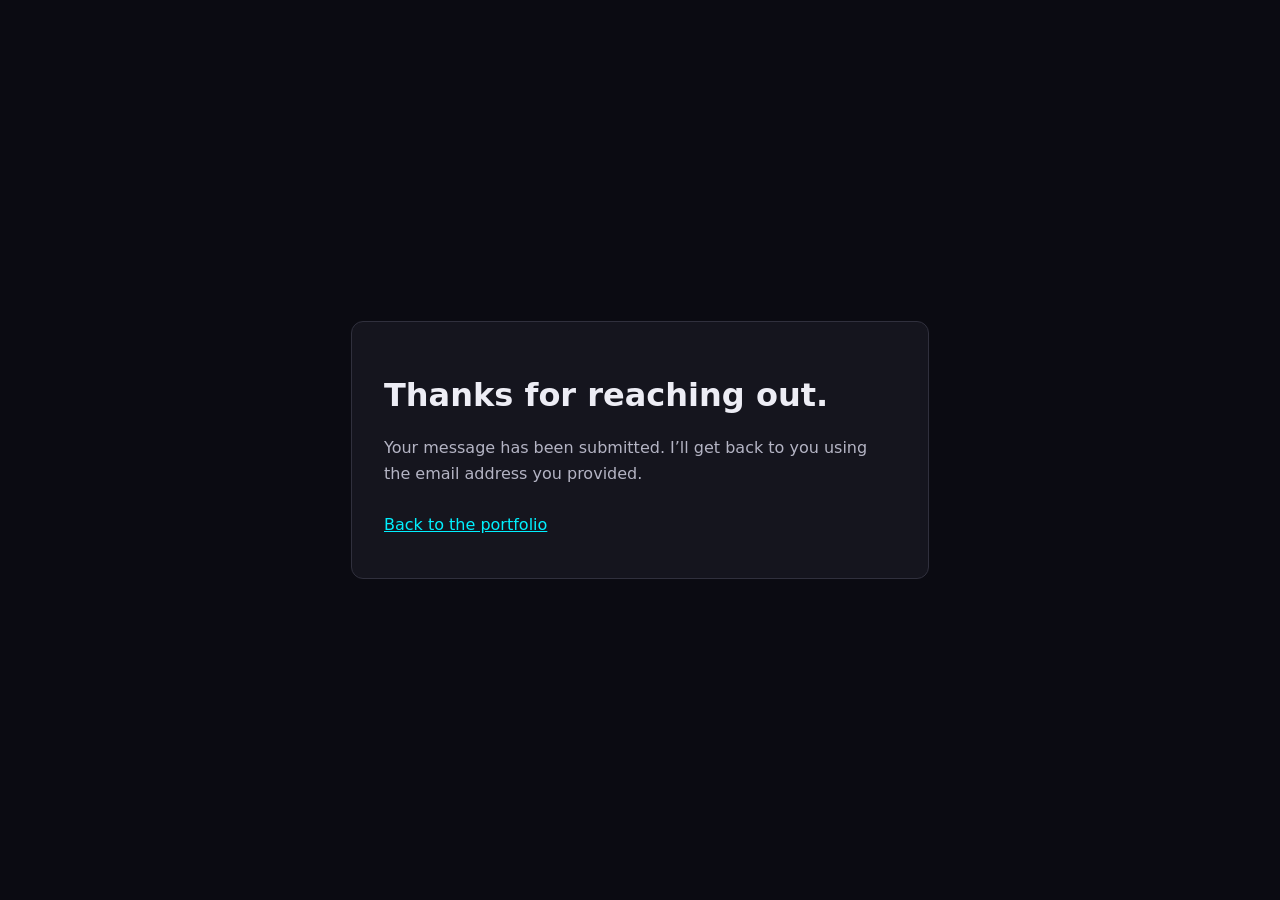
<file: contact-thanks.html>
<!doctype html>
<html lang="en">
<head>
  <meta charset="utf-8">
  <meta name="viewport" content="width=device-width, initial-scale=1">
  <meta name="robots" content="noindex">
  <title>Message sent | DJ Papzin</title>
  <style>
    body { margin: 0; min-height: 100vh; display: grid; place-items: center; background: #0b0b12; color: #ededf5; font-family: system-ui, sans-serif; }
    main { max-width: 32rem; margin: 2rem; padding: 2rem; background: #15151e; border: 1px solid #30303d; border-radius: 12px; }
    p { color: #b4b4c4; line-height: 1.6; }
    a { color: #00f0ff; display: inline-block; padding: 0.75rem 0; }
  </style>
</head>
<body><main><h1>Thanks for reaching out.</h1><p>Your message has been submitted. I’ll get back to you using the email address you provided.</p><a href="/">Back to the portfolio</a></main></body>
</html>
</file>
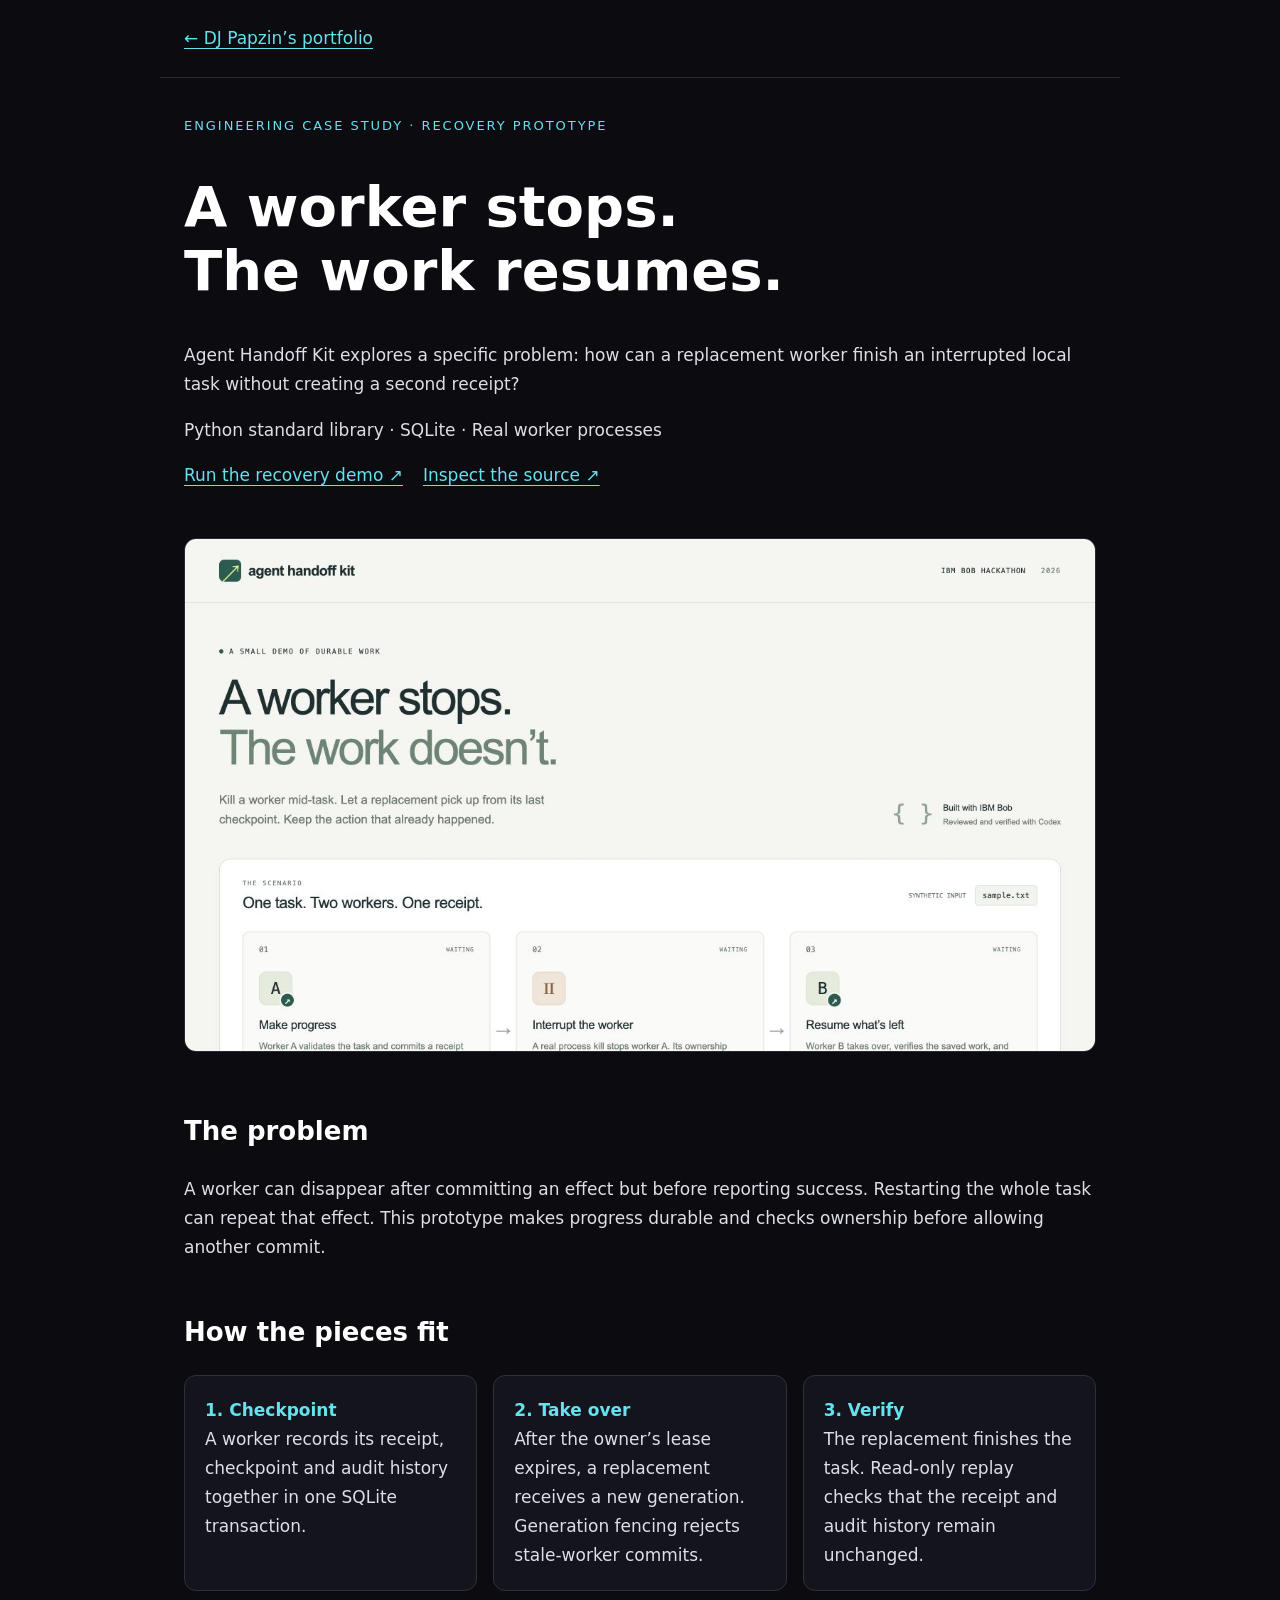
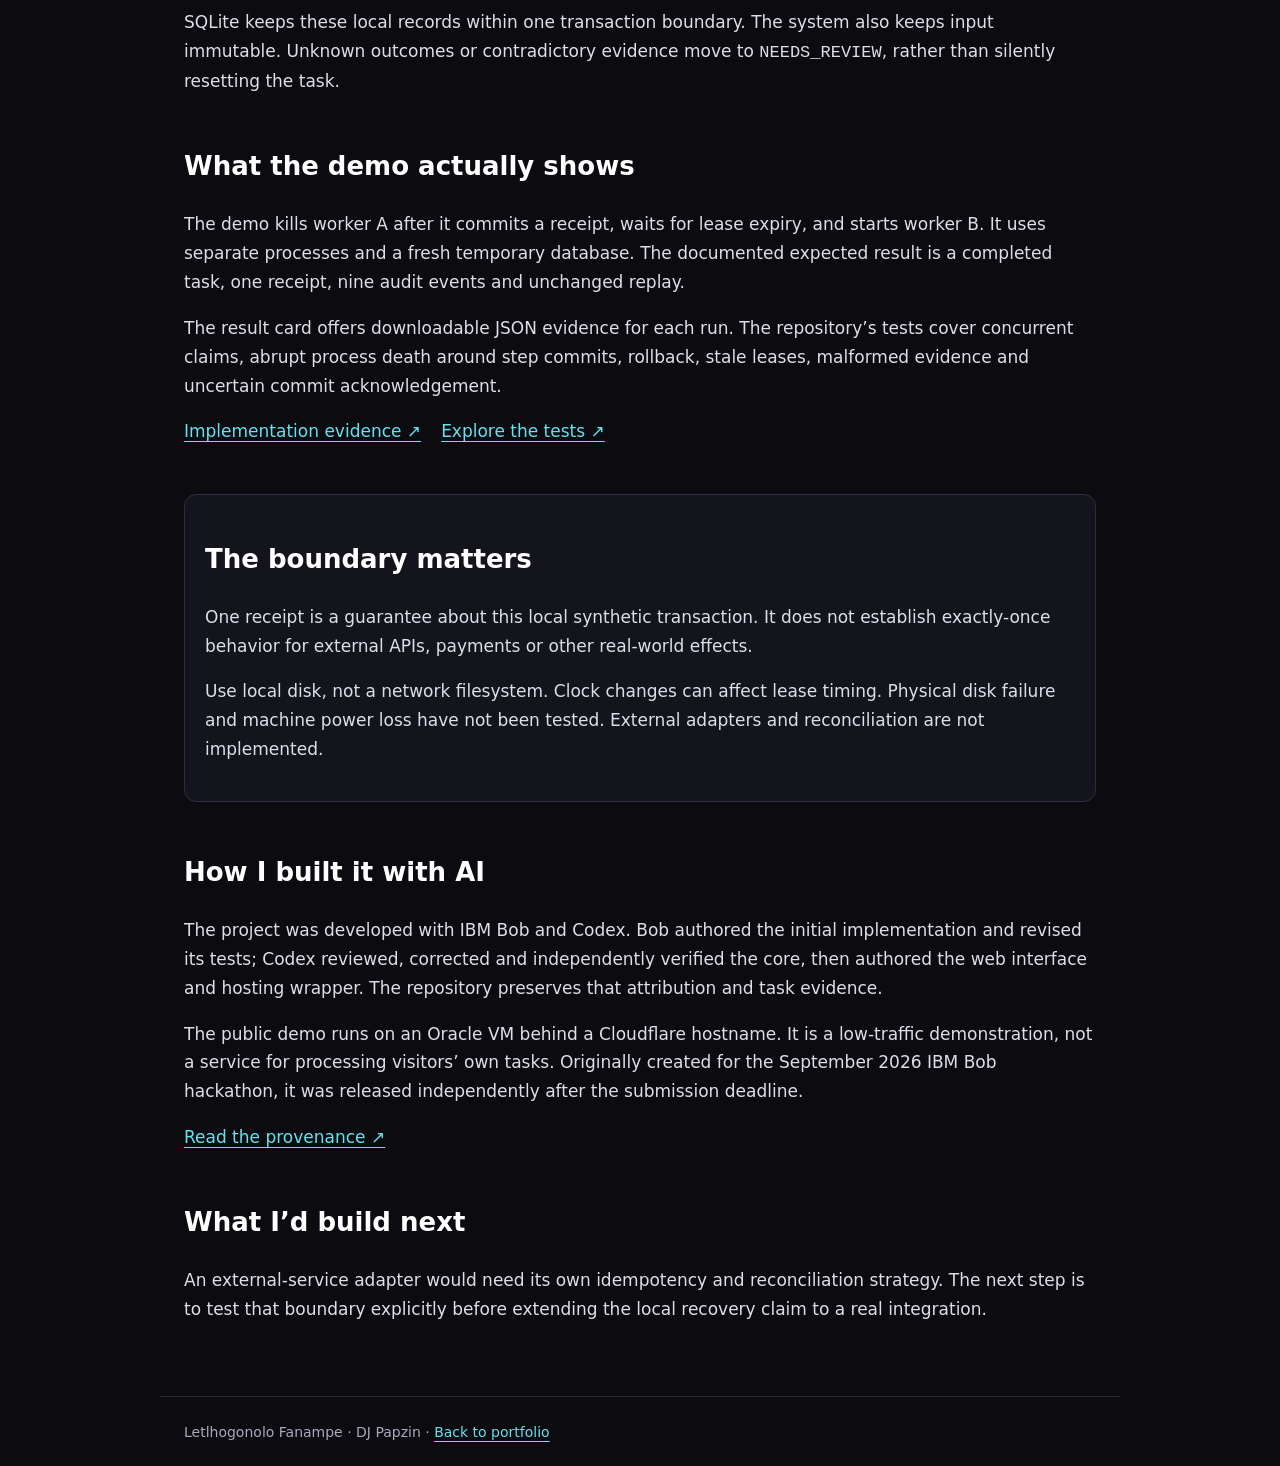
<file: case-studies/agent-handoff.html>
<!doctype html>
<html lang="en"><head><meta charset="utf-8"><meta name="viewport" content="width=device-width, initial-scale=1"><title>Agent Handoff Kit — Engineering Case Study | DJ Papzin</title><meta name="description" content="How Agent Handoff Kit uses durable checkpoints, SQLite transactions and generation fencing to recover interrupted local work."><style>
:root{color-scheme:dark}*{box-sizing:border-box}body{margin:0;background:#0b0b10;color:#dedee8;font:17px/1.7 system-ui,sans-serif}header,main,footer{max-width:960px;margin:auto;padding:24px}header{border-bottom:1px solid #292935}a{color:#66e1ee;text-underline-offset:4px}a:focus-visible{outline:3px solid #ed59cb;outline-offset:5px}.eyebrow{color:#66e1ee;text-transform:uppercase;letter-spacing:.15em;font-size:13px}h1{font-size:clamp(32px,6vw,56px);line-height:1.15;color:white}h2{color:white;font-size:26px}h3{color:#eac4ff;font-size:19px}section{margin:48px 0}img{width:100%;height:auto;border-radius:12px;border:1px solid #292935}.flow{display:grid;grid-template-columns:repeat(3,1fr);gap:16px;list-style:none;padding:0}.flow li,.boundary{background:#14141d;border:1px solid #30303d;padding:20px;border-radius:12px}.flow strong{display:block;color:#66e1ee}.links{display:flex;flex-wrap:wrap;gap:20px}footer{border-top:1px solid #292935;color:#aaaabd;font-size:14px}@media(max-width:600px){.flow{grid-template-columns:1fr}header,main,footer{padding:20px}}
</style></head><body><header><a href="../">← DJ Papzin’s portfolio</a></header><main>
<p class="eyebrow">Engineering case study · Recovery prototype</p><h1>A worker stops.<br>The work resumes.</h1><p>Agent Handoff Kit explores a specific problem: how can a replacement worker finish an interrupted local task without creating a second receipt?</p><p>Python standard library · SQLite · Real worker processes</p><div class="links"><a href="https://handoff.djpapzin.com/" target="_blank" rel="noopener noreferrer">Run the recovery demo ↗</a><a href="https://github.com/djpapzin/agent-handoff-kit" target="_blank" rel="noopener noreferrer">Inspect the source ↗</a></div>
<section aria-label="Demo interface"><img src="../assets/agent-handoff.png" alt="Agent Handoff Kit interface for running an interrupted-worker recovery demonstration"></section>
<section><h2>The problem</h2><p>A worker can disappear after committing an effect but before reporting success. Restarting the whole task can repeat that effect. This prototype makes progress durable and checks ownership before allowing another commit.</p></section>
<section><h2>How the pieces fit</h2><ol class="flow"><li><strong>1. Checkpoint</strong>A worker records its receipt, checkpoint and audit history together in one SQLite transaction.</li><li><strong>2. Take over</strong>After the owner’s lease expires, a replacement receives a new generation. Generation fencing rejects stale-worker commits.</li><li><strong>3. Verify</strong>The replacement finishes the task. Read-only replay checks that the receipt and audit history remain unchanged.</li></ol><p>SQLite keeps these local records within one transaction boundary. The system also keeps input immutable. Unknown outcomes or contradictory evidence move to <code>NEEDS_REVIEW</code>, rather than silently resetting the task.</p></section>
<section><h2>What the demo actually shows</h2><p>The demo kills worker A after it commits a receipt, waits for lease expiry, and starts worker B. It uses separate processes and a fresh temporary database. The documented expected result is a completed task, one receipt, nine audit events and unchanged replay.</p><p>The result card offers downloadable JSON evidence for each run. The repository’s tests cover concurrent claims, abrupt process death around step commits, rollback, stale leases, malformed evidence and uncertain commit acknowledgement.</p><div class="links"><a href="https://github.com/djpapzin/agent-handoff-kit/blob/main/docs/IMPLEMENTATION-REPORT.md" target="_blank" rel="noopener noreferrer">Implementation evidence ↗</a><a href="https://github.com/djpapzin/agent-handoff-kit/tree/main/tests" target="_blank" rel="noopener noreferrer">Explore the tests ↗</a></div></section>
<section class="boundary"><h2>The boundary matters</h2><p>One receipt is a guarantee about this local synthetic transaction. It does not establish exactly-once behavior for external APIs, payments or other real-world effects.</p><p>Use local disk, not a network filesystem. Clock changes can affect lease timing. Physical disk failure and machine power loss have not been tested. External adapters and reconciliation are not implemented.</p></section>
<section><h2>How I built it with AI</h2><p>The project was developed with IBM Bob and Codex. Bob authored the initial implementation and revised its tests; Codex reviewed, corrected and independently verified the core, then authored the web interface and hosting wrapper. The repository preserves that attribution and task evidence.</p><p>The public demo runs on an Oracle VM behind a Cloudflare hostname. It is a low-traffic demonstration, not a service for processing visitors’ own tasks. Originally created for the September 2026 IBM Bob hackathon, it was released independently after the submission deadline.</p><a href="https://github.com/djpapzin/agent-handoff-kit#provenance-and-next-stage" target="_blank" rel="noopener noreferrer">Read the provenance ↗</a></section>
<section><h2>What I’d build next</h2><p>An external-service adapter would need its own idempotency and reconciliation strategy. The next step is to test that boundary explicitly before extending the local recovery claim to a real integration.</p></section>
</main><footer>Letlhogonolo Fanampe · DJ Papzin · <a href="../">Back to portfolio</a></footer></body></html>
</file>
